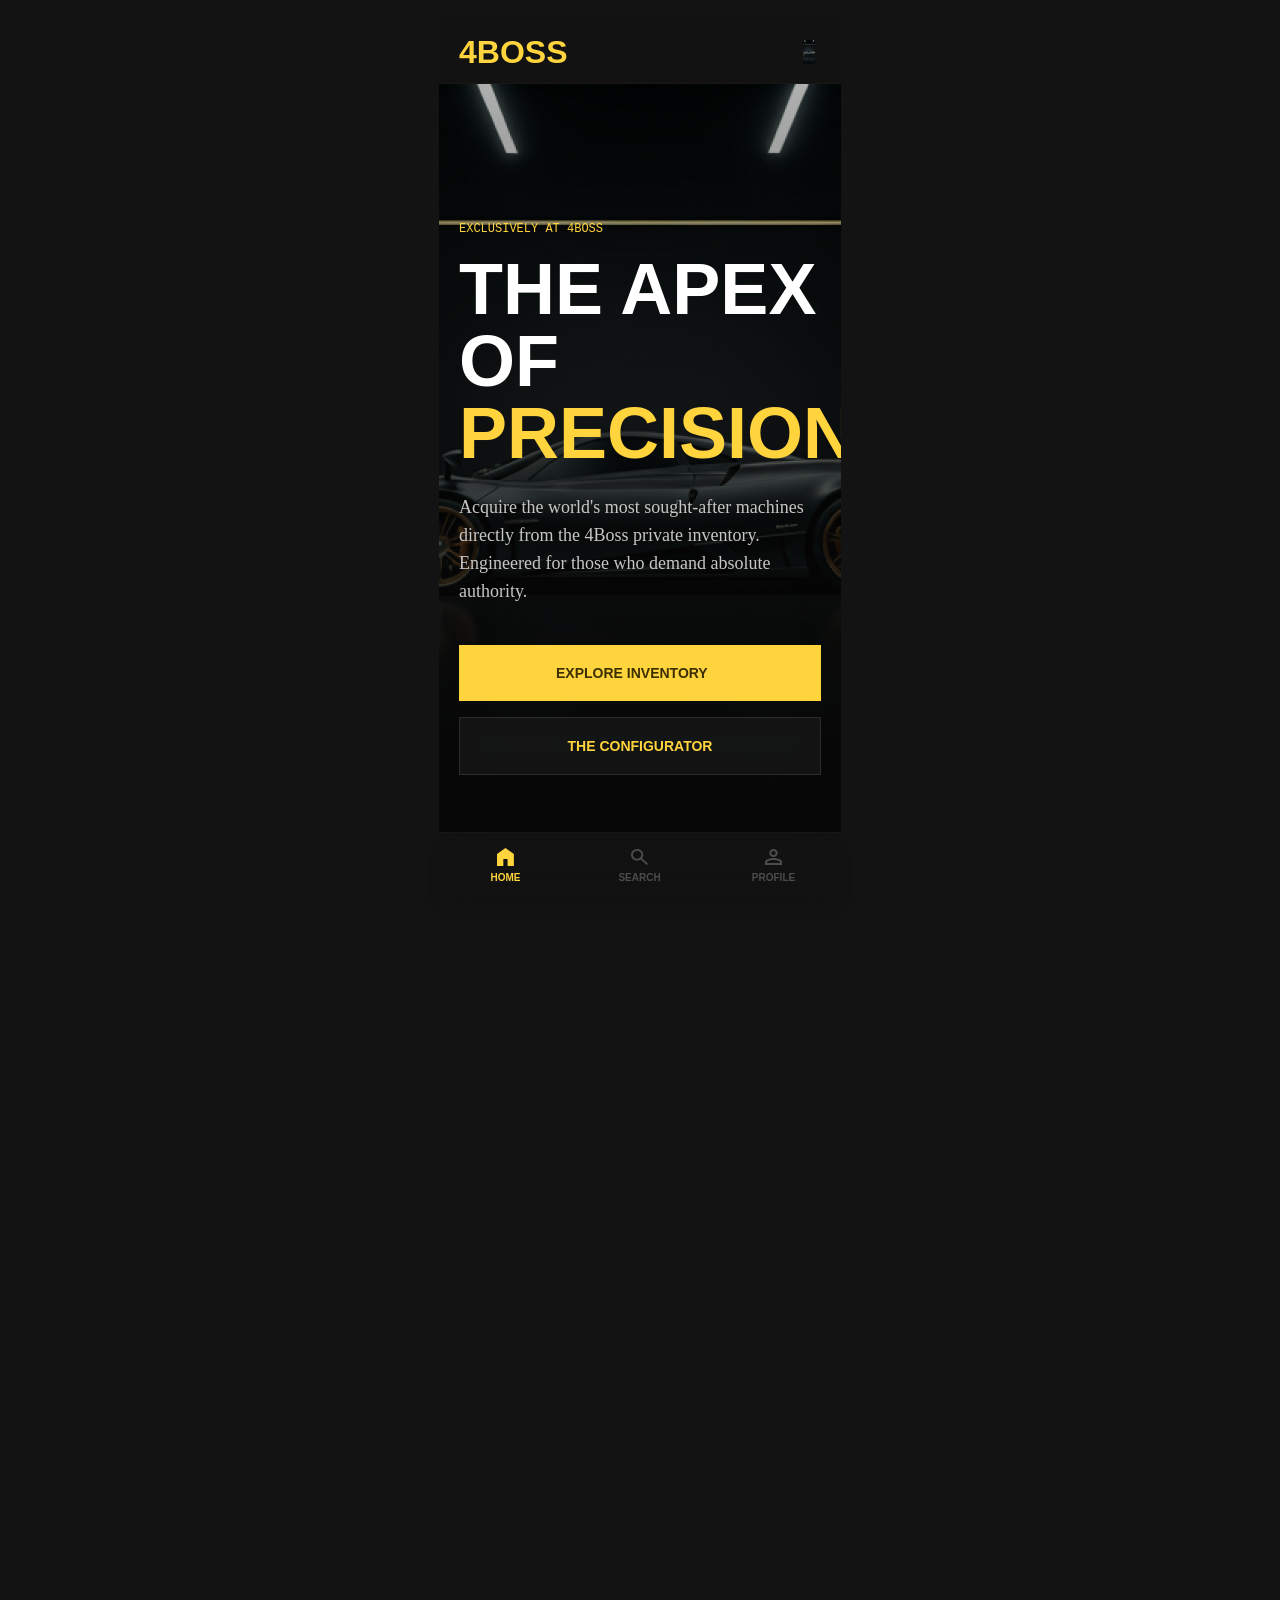
<file: index.html>
<!DOCTYPE html>
<html lang="en">
<head>
    <meta charset="UTF-8">
    <meta name="viewport" content="width=device-width, initial-scale=1.0">
    <title>4BOSS - Luxury Car Concierge</title>
    <link rel="stylesheet" href="style.css">
</head>
<body>
    <div class="container">
        <!-- Header - TopAppBar -->
        <header class="header">
            <div class="header-left">
                <h1 class="logo">4BOSS</h1>
            </div>
            <div class="header-right">
                <img src="assets/hero.png" alt="Menu Icon" class="header-icon">
            </div>
        </header>

        <!-- Main Content -->
        <main class="main">
            <!-- Hero Section -->
            <section class="hero-section">
                <div class="hero-background">
                    <img src="assets/hero.png" alt="Featured Car" class="hero-image">
                    <div class="hero-gradient"></div>
                    <div class="hero-overlay"></div>
                </div>
                <div class="hero-content">
                    <div class="hero-text-container">
                        <p class="hero-label">EXCLUSIVELY AT 4BOSS</p>
                        <h2 class="hero-title">THE APEX<br>OF<br><span class="highlight">PRECISION.</span></h2>
                        <p class="hero-description">Acquire the world's most sought-after machines<br>directly from the 4Boss private inventory.<br>Engineered for those who demand absolute<br>authority.</p>
                        <div class="hero-buttons">
                            <a href="search.html" class="btn btn-primary">EXPLORE INVENTORY</a>
                            <button class="btn btn-secondary">THE CONFIGURATOR</button>
                        </div>
                    </div>
                </div>
            </section>

            <!-- Featured Inventory Section -->
            <section class="featured-section">
                <div class="section-header">
                    <h2 class="section-title">PRIVATE<br>INVENTORY</h2>
                    <p class="section-subtitle">CURATED EXCELLENCE</p>
                </div>
                <div class="cards-container">
                    <!-- Card 1 -->
                    <div class="card">
                        <div class="card-image-wrapper">
                            <img src="assets/card1.png" alt="Chiron Pur Sport" class="card-image">
                            <div class="card-badge badge-in-stock">IN STOCK</div>
                        </div>
                        <div class="card-content">
                            <div class="card-header">
                                <h3 class="card-title">CHIRON PUR<br>SPORT</h3>
                                <span class="card-price">$3,800,000</span>
                            </div>
                            <div class="card-specs">
                                <div class="spec-item">
                                    <svg class="spec-icon" viewBox="0 0 24 24" fill="none"><circle cx="12" cy="12" r="10" stroke="currentColor"/></svg>
                                    <span>1500 HP</span>
                                </div>
                                <div class="spec-item">
                                    <svg class="spec-icon" viewBox="0 0 24 24" fill="none"><circle cx="12" cy="12" r="10" stroke="currentColor"/></svg>
                                    <span>W16 QUAD</span>
                                </div>
                            </div>
                        </div>
                    </div>

                    <!-- Card 2 -->
                    <div class="card">
                        <div class="card-image-wrapper">
                            <img src="assets/card2.png" alt="SF90 Stradale" class="card-image">
                            <div class="card-badge badge-reserved">RESERVED</div>
                        </div>
                        <div class="card-content">
                            <div class="card-header">
                                <h3 class="card-title">SF90 STRADALE</h3>
                                <span class="card-price">$625,000</span>
                            </div>
                            <div class="card-specs">
                                <div class="spec-item">
                                    <svg class="spec-icon" viewBox="0 0 24 24" fill="none"><circle cx="12" cy="12" r="10" stroke="currentColor"/></svg>
                                    <span>HYBRID V8</span>
                                </div>
                                <div class="spec-item">
                                    <svg class="spec-icon" viewBox="0 0 24 24" fill="none"><circle cx="12" cy="12" r="10" stroke="currentColor"/></svg>
                                    <span>2.5s 0-60</span>
                                </div>
                            </div>
                        </div>
                    </div>

                    <!-- Card 3 -->
                    <div class="card">
                        <div class="card-image-wrapper">
                            <img src="assets/card3.png" alt="Jesko Absolut" class="card-image">
                            <div class="card-badge badge-new">NEW ARRIVAL</div>
                        </div>
                        <div class="card-content">
                            <div class="card-header">
                                <h3 class="card-title">JESKO ABSOLUT</h3>
                                <span class="card-price">POA</span>
                            </div>
                            <div class="card-specs">
                                <div class="spec-item">
                                    <svg class="spec-icon" viewBox="0 0 24 24" fill="none"><circle cx="12" cy="12" r="10" stroke="currentColor"/></svg>
                                    <span>330+ MPH</span>
                                </div>
                                <div class="spec-item">
                                    <svg class="spec-icon" viewBox="0 0 24 24" fill="none"><circle cx="12" cy="12" r="10" stroke="currentColor"/></svg>
                                    <span>1390 KG</span>
                                </div>
                            </div>
                        </div>
                    </div>
                </div>
            </section>

            <section class="services-section">
                <div class="services-header">
                    <h2 class="services-title">WHITE GLOVE<br>ECHELON</h2>
                    <p class="services-subtitle">Beyond the sale. 4Boss provides a comprehensive<br>ecosystem for the acquisition, maintenance, and<br>logistics of your automotive legacy.</p>
                </div>
                <div class="services-grid">
                    <div class="service-card">
                        <div class="service-icon">
                            <img src="assets/icon-concierge.svg" alt="Concierge Icon" class="icon">
                        </div>
                        <h3 class="service-title">Elite Concierge</h3>
                        <p class="service-description">24/7 dedicated support for registration,<br>private viewing, and personalized<br>acquisition strategies. Your time is our<br>most valuable asset.</p>
                        <div class="service-footer">
                            <span class="service-link">ACCESS PORTAL</span>
                            <svg class="link-icon" viewBox="0 0 24 24" fill="none"><path d="M5 12h14M12 5l7 7-7 7" stroke="currentColor"/></svg>
                        </div>
                    </div>

                    <div class="service-card service-card-large">
                        <div class="service-icon-top">
                            <img src="assets/icon-logistics-svc.svg" alt="Logistics Icon" class="icon-full">
                        </div>
                        <h3 class="service-title">Secure Global<br>Logistics</h3>
                        <p class="service-description">Climate-controlled, GPS-monitored<br>enclosed transport to any destination on<br>the globe. Fully insured door-to-door<br>delivery.</p>
                        <img src="assets/logistics-bg.png" alt="Logistics Background" class="service-bg-image">
                    </div>

                    <div class="service-card">
                        <div class="service-icon">
                            <img src="assets/icon-inspection.svg" alt="Inspection Icon" class="icon">
                        </div>
                        <h3 class="service-title">300-Point<br>Verification</h3>
                        <p class="service-description">Every vehicle undergoes a rigorous<br>forensic technical inspection by factory-<br>trained specialists using state-of-the-art<br>diagnostic arrays.</p>
                    </div>

                    <!-- Assurance Service -->
                    <div class="service-card service-card-full">
                        <h3 class="service-title-sm">The 4Boss Assurance</h3>
                        <p class="service-description-sm">Legal verification, historical chain of custody<br>documentation, and authenticity certification<br>for every chassis.</p>
                    </div>
                </div>
            </section>

            <section class="cta-section">
                <div class="cta-overlay"></div>
                <div class="cta-content">
                    <h2 class="cta-title">READY TO<br><span class="highlight">ACQUIRE?</span></h2>
                    <p class="cta-description">Connect with our senior acquisition specialists for a<br>confidential consultation or private viewing<br>arrangement.</p>
                    <button class="btn btn-cta">TALK TO A SPECIALIST</button>
                    <div class="cta-locations">
                        <span class="location">EST.<br>2012</span>
                        <span class="dot">•</span>
                        <span class="location">LONDON</span>
                        <span class="dot">•</span>
                        <span class="location">DUBAI</span>
                        <span class="dot">•</span>
                        <span class="location">GENEVA</span>
                    </div>
                </div>
            </section>
        </main>

        <!-- Bottom Navigation Bar -->
        <nav class="bottom-nav">
            <div class="nav-shadow"></div>
            <div class="nav-items">
                <a href="index.html" class="nav-item active">
                    <img src="assets/icon-home.svg" alt="Home" class="nav-icon">
                    <span class="nav-label">HOME</span>
                </a>
                <a href="search.html" class="nav-item">
                    <img src="assets/icon-search.svg" alt="Search" class="nav-icon">
                    <span class="nav-label">SEARCH</span>
                </a>
                <a href="profile.html" class="nav-item">
                    <img src="assets/icon-profile.svg" alt="Profile" class="nav-icon">
                    <span class="nav-label">PROFILE</span>
                </a>
            </div>
        </nav>
    </div>
</body>
</html>
</file>
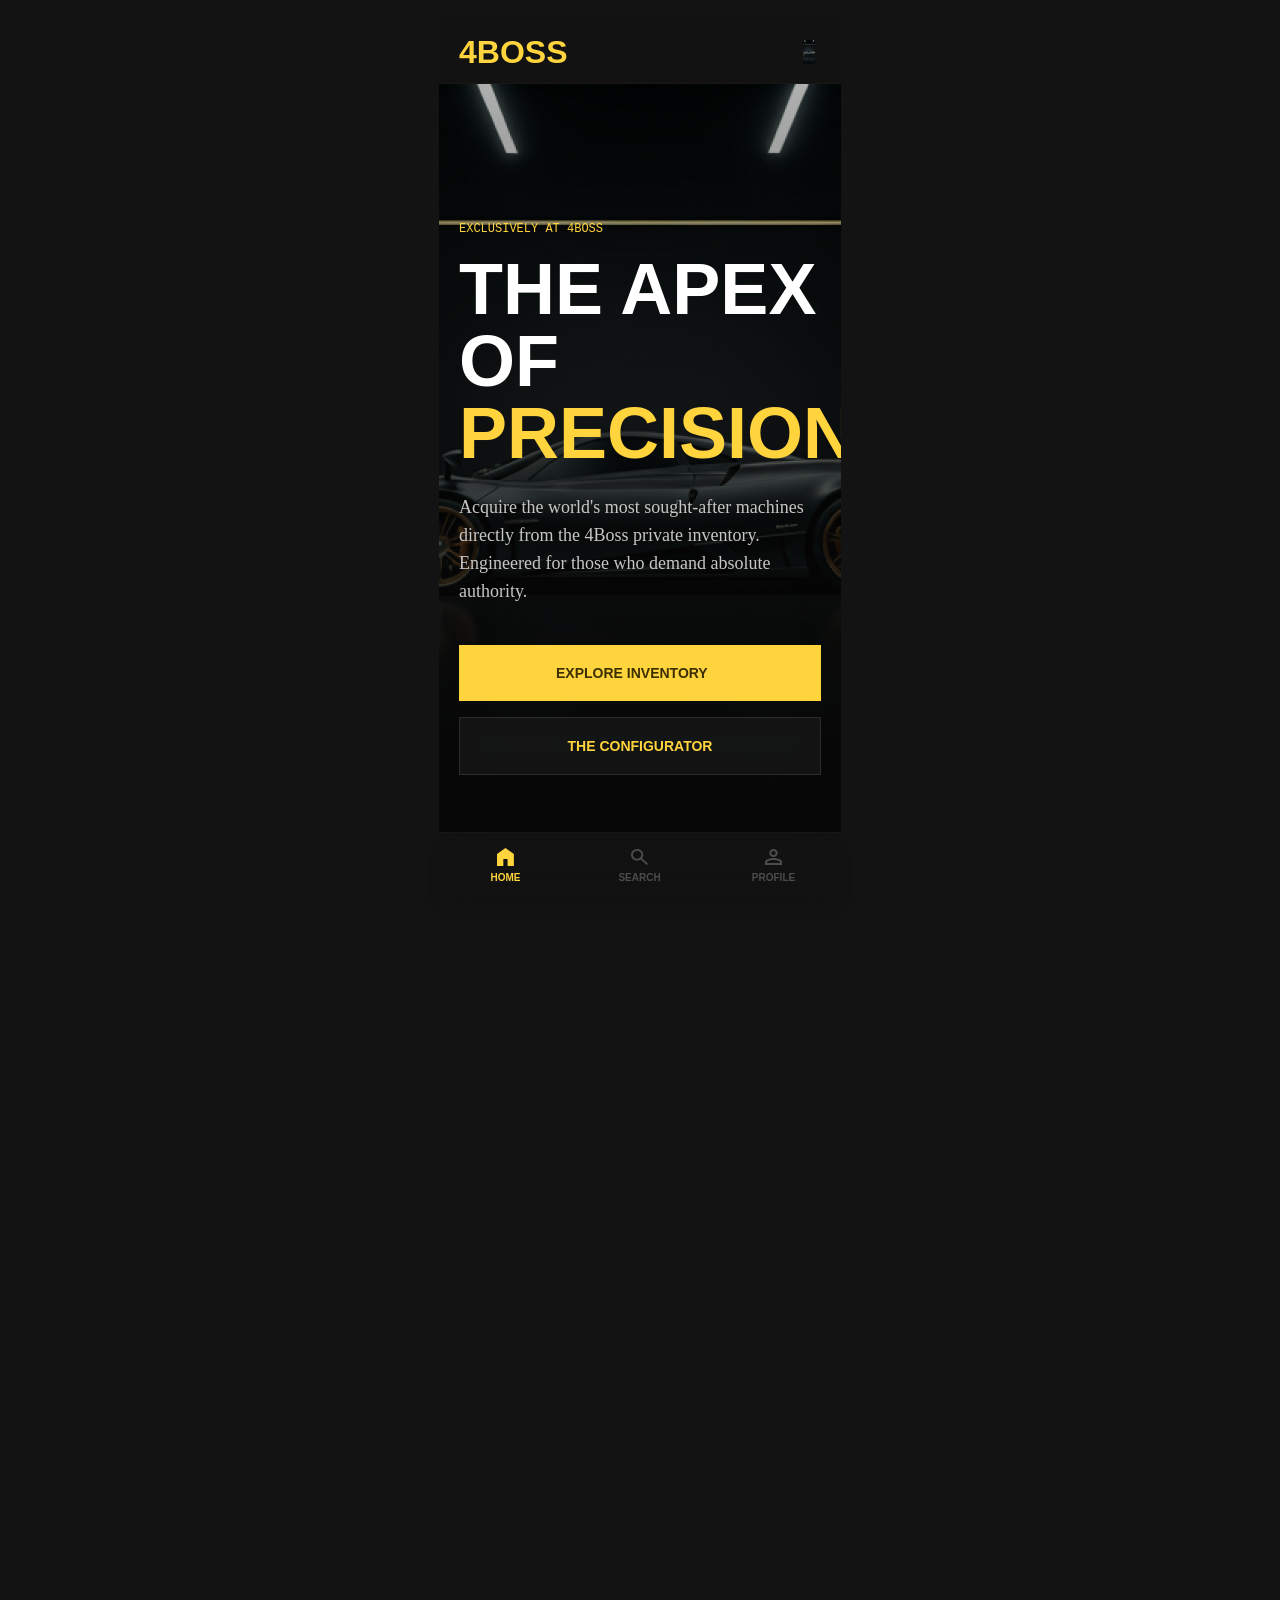
<file: IHC2/index.html>
<!DOCTYPE html>
<html lang="en">
<head>
    <meta charset="UTF-8">
    <meta name="viewport" content="width=device-width, initial-scale=1.0">
    <title>4BOSS - Luxury Car Concierge</title>
    <link rel="stylesheet" href="style.css">
</head>
<body>
    <div class="container">
        <!-- Header - TopAppBar -->
        <header class="header">
            <div class="header-left">
                <h1 class="logo">4BOSS</h1>
            </div>
            <div class="header-right">
                <img src="assets/hero.png" alt="Menu Icon" class="header-icon">
            </div>
        </header>

        <!-- Main Content -->
        <main class="main">
            <!-- Hero Section -->
            <section class="hero-section">
                <div class="hero-background">
                    <img src="assets/hero.png" alt="Featured Car" class="hero-image">
                    <div class="hero-gradient"></div>
                    <div class="hero-overlay"></div>
                </div>
                <div class="hero-content">
                    <div class="hero-text-container">
                        <p class="hero-label">EXCLUSIVELY AT 4BOSS</p>
                        <h2 class="hero-title">THE APEX<br>OF<br><span class="highlight">PRECISION.</span></h2>
                        <p class="hero-description">Acquire the world's most sought-after machines<br>directly from the 4Boss private inventory.<br>Engineered for those who demand absolute<br>authority.</p>
                        <div class="hero-buttons">
                            <a href="search.html" class="btn btn-primary">EXPLORE INVENTORY</a>
                            <button class="btn btn-secondary">THE CONFIGURATOR</button>
                        </div>
                    </div>
                </div>
            </section>

            <!-- Featured Inventory Section -->
            <section class="featured-section">
                <div class="section-header">
                    <h2 class="section-title">PRIVATE<br>INVENTORY</h2>
                    <p class="section-subtitle">CURATED EXCELLENCE</p>
                </div>
                <div class="cards-container">
                    <!-- Card 1 -->
                    <div class="card">
                        <div class="card-image-wrapper">
                            <img src="assets/card1.png" alt="Chiron Pur Sport" class="card-image">
                            <div class="card-badge badge-in-stock">IN STOCK</div>
                        </div>
                        <div class="card-content">
                            <div class="card-header">
                                <h3 class="card-title">CHIRON PUR<br>SPORT</h3>
                                <span class="card-price">$3,800,000</span>
                            </div>
                            <div class="card-specs">
                                <div class="spec-item">
                                    <svg class="spec-icon" viewBox="0 0 24 24" fill="none"><circle cx="12" cy="12" r="10" stroke="currentColor"/></svg>
                                    <span>1500 HP</span>
                                </div>
                                <div class="spec-item">
                                    <svg class="spec-icon" viewBox="0 0 24 24" fill="none"><circle cx="12" cy="12" r="10" stroke="currentColor"/></svg>
                                    <span>W16 QUAD</span>
                                </div>
                            </div>
                        </div>
                    </div>

                    <!-- Card 2 -->
                    <div class="card">
                        <div class="card-image-wrapper">
                            <img src="assets/card2.png" alt="SF90 Stradale" class="card-image">
                            <div class="card-badge badge-reserved">RESERVED</div>
                        </div>
                        <div class="card-content">
                            <div class="card-header">
                                <h3 class="card-title">SF90 STRADALE</h3>
                                <span class="card-price">$625,000</span>
                            </div>
                            <div class="card-specs">
                                <div class="spec-item">
                                    <svg class="spec-icon" viewBox="0 0 24 24" fill="none"><circle cx="12" cy="12" r="10" stroke="currentColor"/></svg>
                                    <span>HYBRID V8</span>
                                </div>
                                <div class="spec-item">
                                    <svg class="spec-icon" viewBox="0 0 24 24" fill="none"><circle cx="12" cy="12" r="10" stroke="currentColor"/></svg>
                                    <span>2.5s 0-60</span>
                                </div>
                            </div>
                        </div>
                    </div>

                    <!-- Card 3 -->
                    <div class="card">
                        <div class="card-image-wrapper">
                            <img src="assets/card3.png" alt="Jesko Absolut" class="card-image">
                            <div class="card-badge badge-new">NEW ARRIVAL</div>
                        </div>
                        <div class="card-content">
                            <div class="card-header">
                                <h3 class="card-title">JESKO ABSOLUT</h3>
                                <span class="card-price">POA</span>
                            </div>
                            <div class="card-specs">
                                <div class="spec-item">
                                    <svg class="spec-icon" viewBox="0 0 24 24" fill="none"><circle cx="12" cy="12" r="10" stroke="currentColor"/></svg>
                                    <span>330+ MPH</span>
                                </div>
                                <div class="spec-item">
                                    <svg class="spec-icon" viewBox="0 0 24 24" fill="none"><circle cx="12" cy="12" r="10" stroke="currentColor"/></svg>
                                    <span>1390 KG</span>
                                </div>
                            </div>
                        </div>
                    </div>
                </div>
            </section>

            <section class="services-section">
                <div class="services-header">
                    <h2 class="services-title">WHITE GLOVE<br>ECHELON</h2>
                    <p class="services-subtitle">Beyond the sale. 4Boss provides a comprehensive<br>ecosystem for the acquisition, maintenance, and<br>logistics of your automotive legacy.</p>
                </div>
                <div class="services-grid">
                    <div class="service-card">
                        <div class="service-icon">
                            <img src="assets/icon-concierge.svg" alt="Concierge Icon" class="icon">
                        </div>
                        <h3 class="service-title">Elite Concierge</h3>
                        <p class="service-description">24/7 dedicated support for registration,<br>private viewing, and personalized<br>acquisition strategies. Your time is our<br>most valuable asset.</p>
                        <div class="service-footer">
                            <span class="service-link">ACCESS PORTAL</span>
                            <svg class="link-icon" viewBox="0 0 24 24" fill="none"><path d="M5 12h14M12 5l7 7-7 7" stroke="currentColor"/></svg>
                        </div>
                    </div>

                    <div class="service-card service-card-large">
                        <div class="service-icon-top">
                            <img src="assets/icon-logistics-svc.svg" alt="Logistics Icon" class="icon-full">
                        </div>
                        <h3 class="service-title">Secure Global<br>Logistics</h3>
                        <p class="service-description">Climate-controlled, GPS-monitored<br>enclosed transport to any destination on<br>the globe. Fully insured door-to-door<br>delivery.</p>
                        <img src="assets/logistics-bg.png" alt="Logistics Background" class="service-bg-image">
                    </div>

                    <div class="service-card">
                        <div class="service-icon">
                            <img src="assets/icon-inspection.svg" alt="Inspection Icon" class="icon">
                        </div>
                        <h3 class="service-title">300-Point<br>Verification</h3>
                        <p class="service-description">Every vehicle undergoes a rigorous<br>forensic technical inspection by factory-<br>trained specialists using state-of-the-art<br>diagnostic arrays.</p>
                    </div>

                    <!-- Assurance Service -->
                    <div class="service-card service-card-full">
                        <h3 class="service-title-sm">The 4Boss Assurance</h3>
                        <p class="service-description-sm">Legal verification, historical chain of custody<br>documentation, and authenticity certification<br>for every chassis.</p>
                    </div>
                </div>
            </section>

            <section class="cta-section">
                <div class="cta-overlay"></div>
                <div class="cta-content">
                    <h2 class="cta-title">READY TO<br><span class="highlight">ACQUIRE?</span></h2>
                    <p class="cta-description">Connect with our senior acquisition specialists for a<br>confidential consultation or private viewing<br>arrangement.</p>
                    <button class="btn btn-cta">TALK TO A SPECIALIST</button>
                    <div class="cta-locations">
                        <span class="location">EST.<br>2012</span>
                        <span class="dot">•</span>
                        <span class="location">LONDON</span>
                        <span class="dot">•</span>
                        <span class="location">DUBAI</span>
                        <span class="dot">•</span>
                        <span class="location">GENEVA</span>
                    </div>
                </div>
            </section>
        </main>

        <!-- Bottom Navigation Bar -->
        <nav class="bottom-nav">
            <div class="nav-shadow"></div>
            <div class="nav-items">
                <a href="index.html" class="nav-item active">
                    <img src="assets/icon-home.svg" alt="Home" class="nav-icon">
                    <span class="nav-label">HOME</span>
                </a>
                <a href="search.html" class="nav-item">
                    <img src="assets/icon-search.svg" alt="Search" class="nav-icon">
                    <span class="nav-label">SEARCH</span>
                </a>
                <a href="profile.html" class="nav-item">
                    <img src="assets/icon-profile.svg" alt="Profile" class="nav-icon">
                    <span class="nav-label">PROFILE</span>
                </a>
            </div>
        </nav>
    </div>
</body>
</html>
</file>
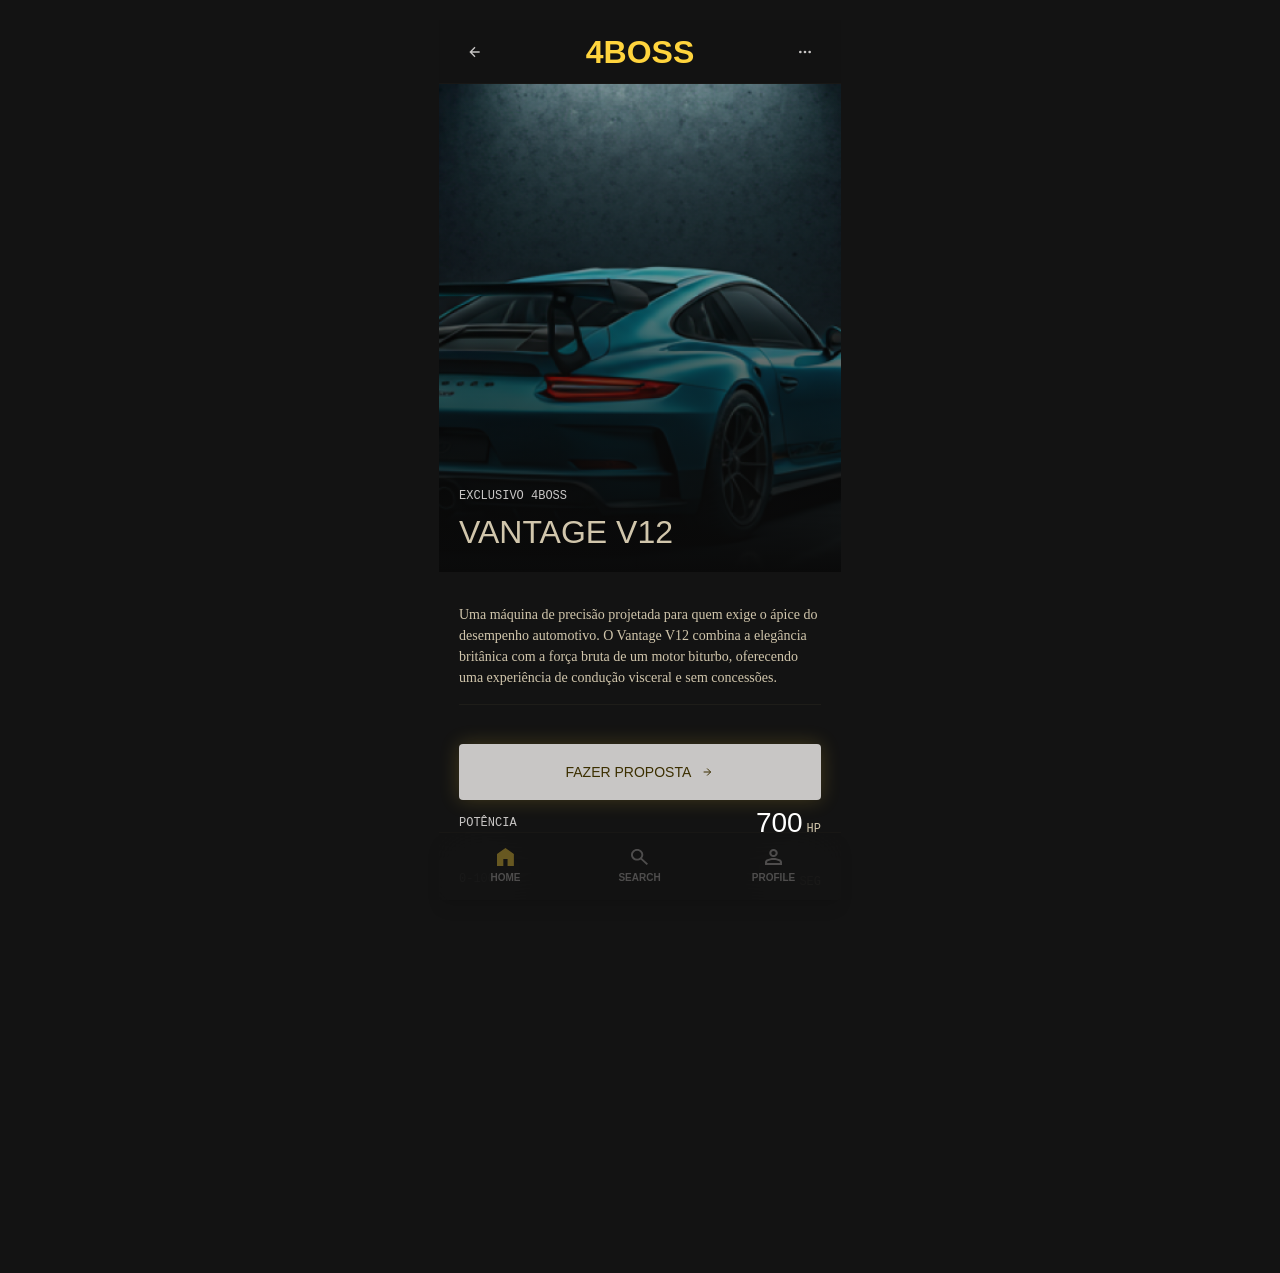
<file: details.html>
<!DOCTYPE html>
<html lang="pt-BR">
<head>
    <meta charset="UTF-8">
    <meta name="viewport" content="width=device-width, initial-scale=1.0">
    <title>4BOSS - Detalhes do Veículo</title>
    <link rel="stylesheet" href="style.css">
</head>
<body>
    <div class="container details-container">
        <header class="header details-header">
            <a href="index.html" class="header-back-btn" aria-label="Go to home">
                <svg class="back-icon" viewBox="0 0 24 24" fill="none" stroke="currentColor" stroke-width="2">
                    <path d="M19 12H5M12 19l-7-7 7-7"/>
                </svg>
            </a>
            <a href="index.html" class="logo-link">
                <h1 class="logo">4BOSS</h1>
            </a>
            <button class="header-menu-btn">
                <svg class="menu-icon" viewBox="0 0 24 24" fill="none" stroke="currentColor" stroke-width="2">
                    <circle cx="12" cy="12" r="1"></circle>
                    <circle cx="19" cy="12" r="1"></circle>
                    <circle cx="5" cy="12" r="1"></circle>
                </svg>
            </button>
        </header>

        <main class="main details-main">
            <section class="details-hero-section">
                <div class="hero-background-image">
                    <img src="assets/card-porsche.png" alt="Aston Martin Vantage V12" class="hero-image">
                    <div class="hero-gradient"></div>
                </div>
                <div class="hero-content-details">
                    <p class="hero-label-details">EXCLUSIVO 4BOSS</p>
                    <h2 class="hero-title-details">VANTAGE V12</h2>
                </div>
            </section>

            <section class="details-description-section">
                <div class="description-wrapper">
                    <p class="description-text">Uma máquina de precisão projetada para quem exige o ápice do desempenho automotivo. O Vantage V12 combina a elegância britânica com a força bruta de um motor biturbo, oferecendo uma experiência de condução visceral e sem concessões.</p>
                    <div class="divider"></div>
                </div>

                <div class="tech-specs-grid">
                    <div class="spec-item">
                        <p class="spec-label">VELOCIDADE</p>
                        <div class="spec-value">
                            <span class="spec-number">322</span>
                            <span class="spec-unit">KM/H</span>
                        </div>
                    </div>
                    <div class="spec-item">
                        <p class="spec-label">POTÊNCIA</p>
                        <div class="spec-value">
                            <span class="spec-number">700</span>
                            <span class="spec-unit">HP</span>
                        </div>
                    </div>
                    <div class="spec-item">
                        <p class="spec-label">0-100</p>
                        <div class="spec-value">
                            <svg class="acceleration-icon" viewBox="0 0 24 24" fill="none" stroke="currentColor" stroke-width="2">
                                <path d="M5 12h14M12 5l7 7-7 7"></path>
                            </svg>
                            <span class="spec-unit">SEG</span>
                        </div>
                    </div>
                </div>

                <div class="detailed-specs-bento">
                    <div class="spec-card">
                        <p class="spec-card-label">Motor</p>
                        <p class="spec-card-value">V12 BITURBO</p>
                    </div>
                    <div class="spec-card">
                        <p class="spec-card-label">Transmissão</p>
                        <p class="spec-card-value">8-SPEED AUTO</p>
                    </div>
                    <div class="spec-card">
                        <p class="spec-card-label">Tração</p>
                        <p class="spec-card-value">TRASEIRA</p>
                    </div>
                    <div class="spec-card">
                        <p class="spec-card-label">Ano</p>
                        <p class="spec-card-value">2024</p>
                    </div>
                </div>
            </section>
        </main>

        <a href="proposal.html" class="fixed-proposal-btn">
            <span class="proposal-text">FAZER PROPOSTA</span>
            <svg class="proposal-icon" viewBox="0 0 24 24" fill="none" stroke="currentColor" stroke-width="2">
                <path d="M5 12h14M12 5l7 7-7 7"></path>
            </svg>
        </a>

        <nav class="bottom-nav">
            <div class="nav-shadow"></div>
            <div class="nav-items">
                <a href="index.html" class="nav-item">
                    <img src="assets/icon-home.svg" alt="Home" class="nav-icon">
                    <span class="nav-label">HOME</span>
                </a>
                <a href="search.html" class="nav-item">
                    <img src="assets/icon-search.svg" alt="Search" class="nav-icon">
                    <span class="nav-label">SEARCH</span>
                </a>
                <a href="profile.html" class="nav-item">
                    <img src="assets/icon-profile.svg" alt="Profile" class="nav-icon">
                    <span class="nav-label">PROFILE</span>
                </a>
            </div>
        </nav>
    </div>
</body>
</html>
</file>
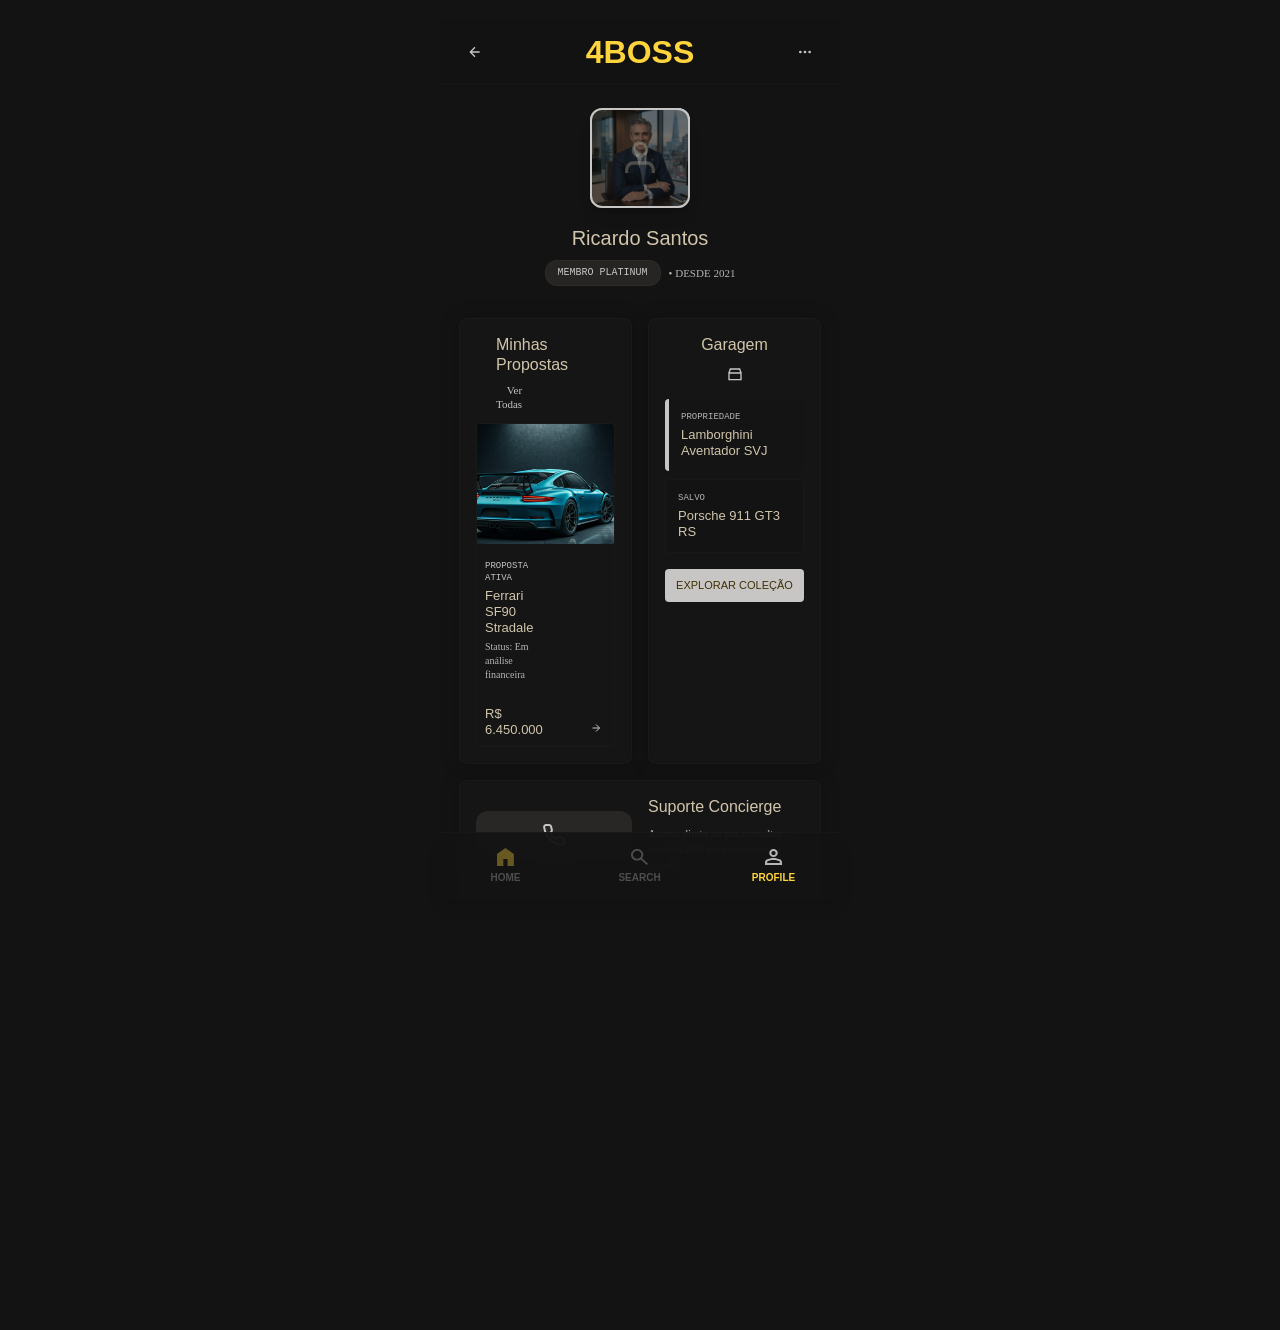
<file: IHC2/profile.html>
<!DOCTYPE html>
<html lang="pt-BR">
<head>
    <meta charset="UTF-8">
    <meta name="viewport" content="width=device-width, initial-scale=1.0">
    <title>4BOSS - Perfil</title>
    <link rel="stylesheet" href="style.css">
</head>
<body>
    <div class="container profile-container">
        <header class="header profile-header">
            <a href="index.html" class="header-back-btn" aria-label="Go to home">
                <svg class="back-icon" viewBox="0 0 24 24" fill="none" stroke="currentColor" stroke-width="2">
                    <path d="M19 12H5M12 19l-7-7 7-7"/>
                </svg>
            </a>
            <a href="index.html" class="logo-link">
                <h1 class="logo">4BOSS</h1>
            </a>
            <button class="header-menu-btn">
                <svg class="menu-icon" viewBox="0 0 24 24" fill="none" stroke="currentColor" stroke-width="2">
                    <circle cx="12" cy="12" r="1"></circle>
                    <circle cx="19" cy="12" r="1"></circle>
                    <circle cx="5" cy="12" r="1"></circle>
                </svg>
            </button>
        </header>

        <main class="main profile-main">
            <section class="profile-header-section">
                <div class="profile-avatar-wrapper">
                    <div class="profile-avatar-overlay">
                        <img src="assets/profile-avatar.png" alt="Ricardo Santos" class="profile-avatar">
                    </div>
                    <div class="profile-avatar-border">
                        <svg class="profile-avatar-icon" viewBox="0 0 24 24" fill="none" stroke="currentColor" stroke-width="2">
                            <path d="M20 21v-2a4 4 0 0 0-4-4H8a4 4 0 0 0-4 4v2"></path>
                            <circle cx="12" cy="7" r="4"></circle>
                        </svg>
                    </div>
                </div>
                <div class="profile-info">
                    <h2 class="profile-name">Ricardo Santos</h2>
                    <div class="profile-badges">
                        <span class="profile-badge-platinum">MEMBRO PLATINUM</span>
                        <span class="profile-since">• DESDE 2021</span>
                    </div>
                </div>
            </section>

            <section class="profile-bento-grid">
                <section class="profile-section minhas-propostas-section">
                    <div class="section-header">
                        <h3 class="section-title">Minhas<br>Propostas</h3>
                        <p class="section-link">Ver<br>todas</p>
                    </div>
                    
                    <div class="offer-item">
                        <div class="offer-car-image">
                            <img src="assets/card-porsche.png" alt="Ferrari SF90 Stradale" class="offer-car">
                        </div>
                        <div class="offer-details">
                            <span class="offer-status">PROPOSTA<br>ATIVA</span>
                            <h4 class="offer-title">Ferrari<br>SF90<br>Stradale</h4>
                            <p class="offer-analysis">Status: Em<br>análise<br>financeira</p>
                        </div>
                        <div class="offer-price-action">
                            <div class="offer-price">
                                <span class="price-value">R$<br>6.450.000</span>
                            </div>
                            <button class="offer-action-btn">
                                <svg class="action-icon" viewBox="0 0 24 24" fill="none" stroke="currentColor" stroke-width="2">
                                    <path d="M5 12h14M12 5l7 7-7 7"/>
                                </svg>
                            </button>
                        </div>
                    </div>
                </section>

                <section class="profile-section garagem-section">
                    <div class="section-header garagem-header">
                        <h3 class="section-title">Garagem</h3>
                        <button class="garagem-icon-btn">
                            <svg class="garagem-icon" viewBox="0 0 24 24" fill="none" stroke="currentColor" stroke-width="2">
                                <path d="M3 9h18v10H3z"></path>
                                <path d="M3 9L5 3h14l2 6"></path>
                            </svg>
                        </button>
                    </div>

                    <div class="garagem-items">
                        <div class="garagem-item propriedade">
                            <p class="garagem-label">PROPRIEDADE</p>
                            <h4 class="garagem-title">Lamborghini Aventador SVJ</h4>
                        </div>
                        <div class="garagem-item salvo">
                            <p class="garagem-label">SALVO</p>
                            <h4 class="garagem-title">Porsche 911 GT3 RS</h4>
                        </div>
                    </div>

                    <button class="explore-collection-btn">EXPLORAR COLEÇÃO</button>
                </section>

                <!-- Section - Suporte Concierge -->
                <section class="profile-section concierge-section">
                    <div class="concierge-icon-wrapper">
                        <svg class="concierge-icon" viewBox="0 0 24 24" fill="none" stroke="currentColor" stroke-width="2">
                            <path d="M22 16.92v3a2 2 0 0 1-2.18 2 19.79 19.79 0 0 1-8.63-3.07 19.5 19.5 0 0 1-6-6 19.79 19.79 0 0 1-3.07-8.67A2 2 0 0 1 4.11 2h3a2 2 0 0 1 2 1.72 12.84 12.84 0 0 0 .7 2.81 2 2 0 0 1-.45 2.11L8.09 9.91a16 16 0 0 0 6 6l1.27-1.27a2 2 0 0 1 2.11-.45 12.84 12.84 0 0 0 2.81.7A2 2 0 0 1 22 16.92z"></path>
                        </svg>
                    </div>
                    <div class="concierge-content">
                        <h3 class="concierge-title">Suporte Concierge</h3>
                        <p class="concierge-description">Acesso direto ao seu consultor privado 24/7 para aquisições e logística.</p>
                    </div>
                    <button class="concierge-button">FALAR COM CONSULTOR<svg class="button-icon" viewBox="0 0 24 24" fill="none" stroke="currentColor" stroke-width="2"><path d="M5 12h14M12 5l7 7-7 7"/></svg></button>
                </section>

                <section class="profile-section settings-section">
                    <h3 class="section-title settings-title">Configurações</h3>
                    
                    <div class="settings-items">
                        <div class="settings-item">
                            <div class="settings-item-left">
                                <svg class="settings-icon" viewBox="0 0 24 24" fill="none" stroke="currentColor" stroke-width="2">
                                    <path d="M20 21v-2a4 4 0 0 0-4-4H8a4 4 0 0 0-4 4v2"></path>
                                    <circle cx="12" cy="7" r="4"></circle>
                                </svg>
                                <span class="settings-label">Dados Pessoais</span>
                            </div>
                            <svg class="settings-chevron" viewBox="0 0 24 24" fill="none" stroke="currentColor" stroke-width="2">
                                <path d="M9 18l6-6-6-6"/>
                            </svg>
                        </div>

                        <div class="settings-item">
                            <div class="settings-item-left">
                                <svg class="settings-icon" viewBox="0 0 24 24" fill="none" stroke="currentColor" stroke-width="2">
                                    <rect x="3" y="11" width="18" height="11" rx="2" ry="2"></rect>
                                    <path d="M7 11V7a5 5 0 0 1 10 0v4"></path>
                                </svg>
                                <span class="settings-label">Segurança & Privacidade</span>
                            </div>
                            <svg class="settings-chevron" viewBox="0 0 24 24" fill="none" stroke="currentColor" stroke-width="2">
                                <path d="M9 18l6-6-6-6"/>
                            </svg>
                        </div>

                        <div class="settings-item">
                            <div class="settings-item-left">
                                <svg class="settings-icon" viewBox="0 0 24 24" fill="none" stroke="currentColor" stroke-width="2">
                                    <path d="M18 8A6 6 0 0 0 6 8c0 7-3 9-3 9h18s-3-2-3-9"></path>
                                    <path d="M13.73 21a2 2 0 0 1-3.46 0"></path>
                                </svg>
                                <span class="settings-label">Notificações Push</span>
                            </div>
                            <svg class="settings-chevron" viewBox="0 0 24 24" fill="none" stroke="currentColor" stroke-width="2">
                                <path d="M9 18l6-6-6-6"/>
                            </svg>
                        </div>

                        <button class="logout-button">LOGOUT DA CONTA</button>
                    </div>
                </section>
            </section>
        </main>

        <nav class="bottom-nav">
            <div class="nav-shadow"></div>
            <div class="nav-items">
                <a href="index.html" class="nav-item">
                    <img src="assets/icon-home.svg" alt="Home" class="nav-icon">
                    <span class="nav-label">Home</span>
                </a>
                <a href="search.html" class="nav-item">
                    <img src="assets/icon-search.svg" alt="Search" class="nav-icon">
                    <span class="nav-label">Search</span>
                </a>
                <a href="profile.html" class="nav-item active-profile">
                    <img src="assets/icon-profile.svg" alt="Profile" class="nav-icon">
                    <span class="nav-label">Profile</span>
                </a>
            </div>
        </nav>
    </div>
</body>
</html>
</file>
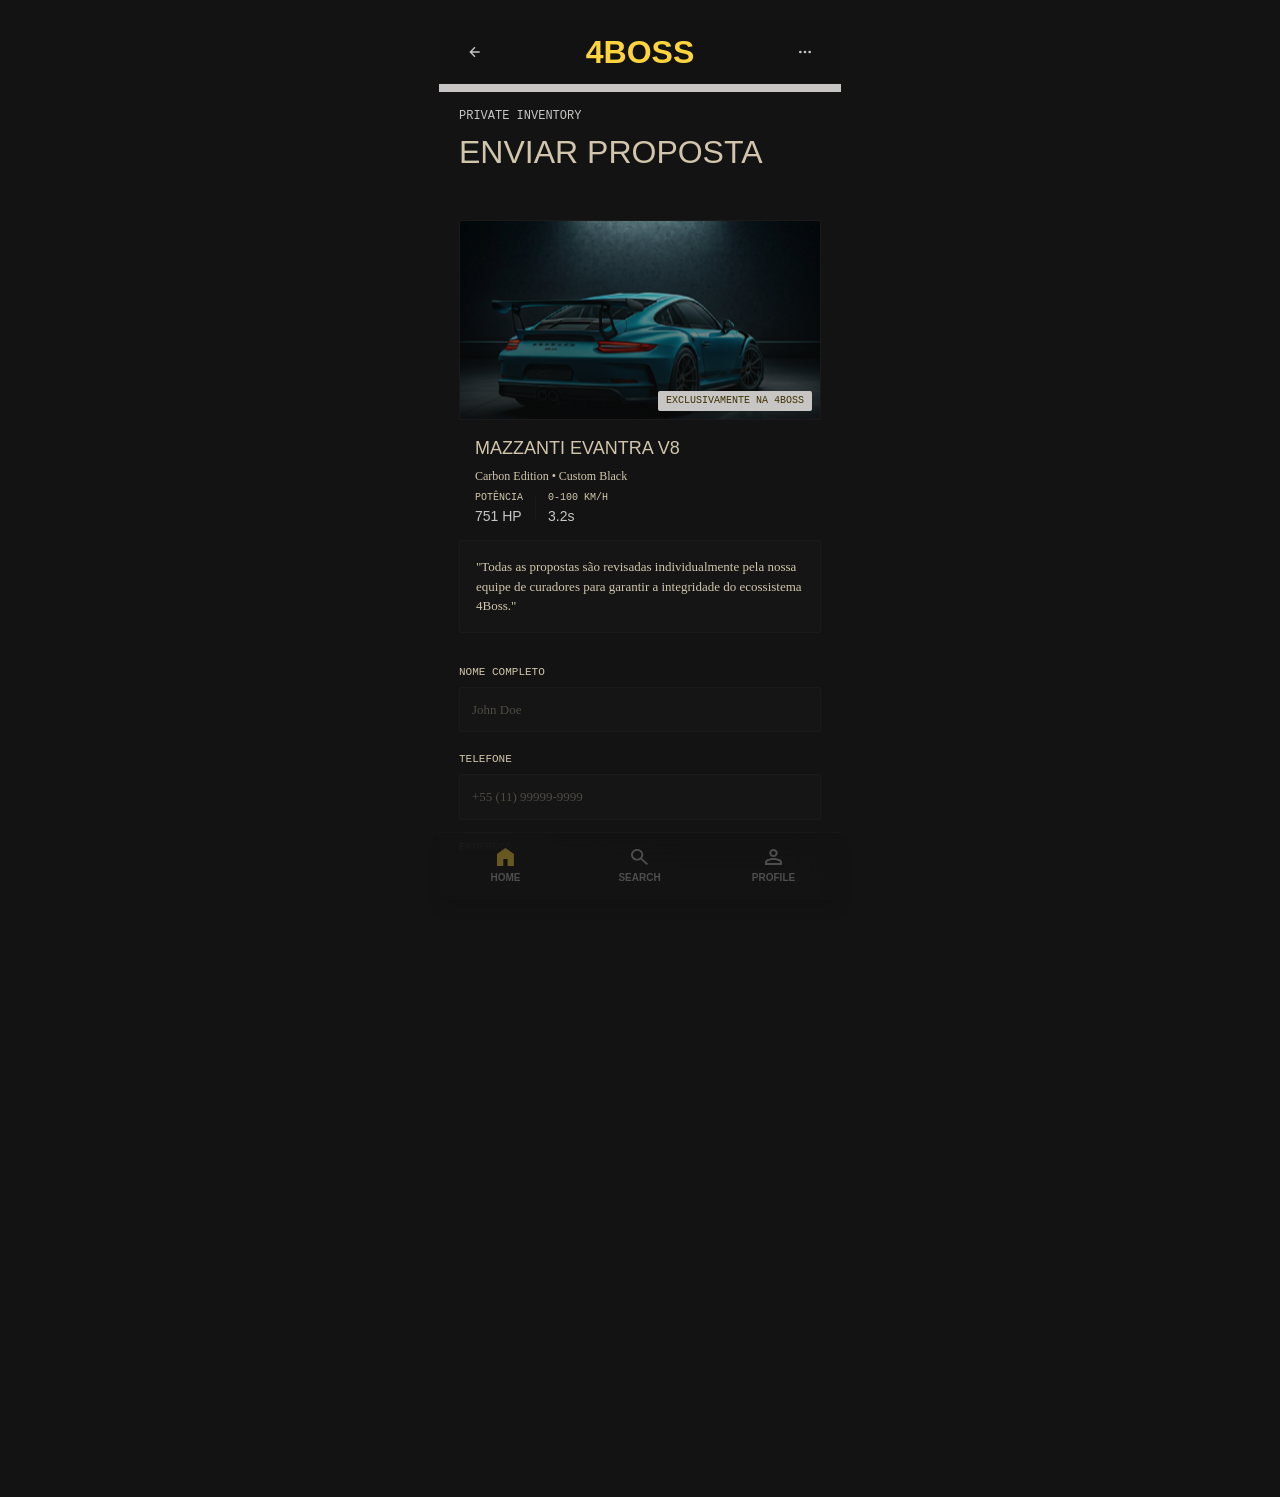
<file: IHC2/proposal.html>
<!DOCTYPE html>
<html lang="pt-BR">
<head>
    <meta charset="UTF-8">
    <meta name="viewport" content="width=device-width, initial-scale=1.0">
    <title>4BOSS - Enviar Proposta</title>
    <link rel="stylesheet" href="style.css">
</head>
<body>
    <div class="container proposal-container">
        <!-- Header - TopAppBar -->
        <header class="header proposal-header">
            <a href="index.html" class="header-back-btn" aria-label="Go to home">
                <svg class="back-icon" viewBox="0 0 24 24" fill="none" stroke="currentColor" stroke-width="2">
                    <path d="M19 12H5M12 19l-7-7 7-7"/>
                </svg>
            </a>
            <a href="index.html" class="logo-link">
                <h1 class="logo">4BOSS</h1>
            </a>
            <button class="header-menu-btn">
                <svg class="menu-icon" viewBox="0 0 24 24" fill="none" stroke="currentColor" stroke-width="2">
                    <circle cx="12" cy="12" r="1"></circle>
                    <circle cx="19" cy="12" r="1"></circle>
                    <circle cx="5" cy="12" r="1"></circle>
                </svg>
            </button>
        </header>

        <!-- Main Content -->
        <main class="main proposal-main">
            <!-- Page Context Header -->
            <section class="page-context-header">
                <div class="context-label">PRIVATE INVENTORY</div>
                <h2 class="context-title">Enviar Proposta</h2>
                <div class="context-background"></div>
            </section>

            <!-- Container -->
            <div class="proposal-content-wrapper">
                <!-- Vehicle Mini Card (Contextual) -->
                <section class="vehicle-mini-card">
                    <div class="vehicle-card-background">
                        <div class="vehicle-image-wrapper">
                            <img src="assets/card-porsche.png" alt="Mazzanti Evantra V8" class="vehicle-image">
                        </div>
                        <div class="vehicle-gradient"></div>
                        <div class="vehicle-badge-wrapper">
                            <div class="vehicle-badge">EXCLUSIVAMENTE NA 4BOSS</div>
                        </div>
                    </div>
                    <div class="vehicle-info">
                        <h3 class="vehicle-title">Mazzanti Evantra V8</h3>
                        <p class="vehicle-subtitle">Carbon Edition • Custom Black</p>
                        <div class="vehicle-specs">
                            <div class="vehicle-spec-item">
                                <span class="vehicle-spec-label">POTÊNCIA</span>
                                <span class="vehicle-spec-value">751 HP</span>
                            </div>
                            <div class="vehicle-spec-divider"></div>
                            <div class="vehicle-spec-item">
                                <span class="vehicle-spec-label">0-100 KM/H</span>
                                <span class="vehicle-spec-value">3.2s</span>
                            </div>
                        </div>
                    </div>
                    <div class="vehicle-quote">
                        <p class="quote-text">"Todas as propostas são revisadas individualmente pela nossa equipe de curadores para garantir a integridade do ecossistema 4Boss."</p>
                    </div>
                </section>

                <!-- Proposal Form -->
                <section class="proposal-form-section">
                    <form class="proposal-form" id="proposalForm">
                        <!-- Full Name Field -->
                        <div class="form-group">
                            <label for="fullName" class="form-label">NOME COMPLETO</label>
                            <input type="text" id="fullName" class="form-input" placeholder="John Doe" required>
                        </div>

                        <!-- Telephone Field -->
                        <div class="form-group">
                            <label for="telephone" class="form-label">TELEFONE</label>
                            <input type="tel" id="telephone" class="form-input" placeholder="+55 (11) 99999-9999" required>
                        </div>

                        <!-- Address Field -->
                        <div class="form-group">
                            <label for="address" class="form-label">ENDEREÇO</label>
                            <input type="text" id="address" class="form-input" placeholder="Av. Europa, 450 - São Paulo, SP" required>
                        </div>

                        <!-- Email Field -->
                        <div class="form-group">
                            <label for="email" class="form-label">E-MAIL CORPORATIVO</label>
                            <input type="email" id="email" class="form-input" placeholder="contato@empresa.com" required>
                        </div>

                        <!-- Proposal Text Area -->
                        <div class="form-group textarea-group">
                            <label for="proposalText" class="form-label">SUA PROPOSTA</label>
                            <textarea id="proposalText" class="form-textarea" placeholder="Descreva os termos da sua oferta, condições de pagamento ou solicitações de personalização..." required></textarea>
                        </div>

                        <!-- Terms Checkbox -->
                        <div class="form-group checkbox-group">
                            <input type="checkbox" id="termsCheckbox" class="form-checkbox" required>
                            <label for="termsCheckbox" class="checkbox-label">Confirmo que as informações acima são verdadeiras e que possuo fundos verificáveis para a aquisição deste veículo conforme as diretrizes da 4Boss.</label>
                        </div>

                        <!-- Submit Button -->
                        <button type="submit" class="submit-button">
                            <span class="submit-text">ENVIAR PROPOSTA</span>
                            <svg class="submit-icon" viewBox="0 0 24 24" fill="none" stroke="currentColor" stroke-width="2">
                                <path d="M5 12h14M12 5l7 7-7 7"/>
                            </svg>
                        </button>
                    </form>
                </section>
            </div>
        </main>

        <!-- Success Overlay (Hidden by default) -->
        <div class="success-overlay" id="successOverlay">
            <div class="success-content">
                <div class="success-icon-wrapper">
                    <div class="success-circle-check">
                        <svg class="success-checkmark" viewBox="0 0 24 24" fill="none" stroke="currentColor" stroke-width="2">
                            <polyline points="20 6 9 17 4 12"></polyline>
                        </svg>
                    </div>
                    <div class="success-outer-ring"></div>
                </div>
                <div class="success-message-wrapper">
                    <h3 class="success-heading">PROPOSTA ENVIADA COM SUCESSO</h3>
                    <p class="success-text">Sua oferta foi registrada em nosso sistema privado. Um de nossos especialistas entrará em contato via e-mail corporativo em até 24 horas.</p>
                </div>
                <button class="success-button" id="returnButton">VOLTAR AO INVENTÁRIO</button>
            </div>
        </div>

        <!-- Bottom Navigation Bar -->
        <nav class="bottom-nav">
            <div class="nav-shadow"></div>
            <div class="nav-items">
                <a href="index.html" class="nav-item">
                    <img src="assets/icon-home.svg" alt="Home" class="nav-icon">
                    <span class="nav-label">Home</span>
                </a>
                <a href="search.html" class="nav-item">
                    <img src="assets/icon-search.svg" alt="Search" class="nav-icon">
                    <span class="nav-label">Search</span>
                </a>
                <a href="profile.html" class="nav-item">
                    <img src="assets/icon-profile.svg" alt="Profile" class="nav-icon">
                    <span class="nav-label">Profile</span>
                </a>
            </div>
        </nav>
    </div>

    <script>
        const proposalForm = document.getElementById('proposalForm');
        const successOverlay = document.getElementById('successOverlay');
        const returnButton = document.getElementById('returnButton');

        proposalForm.addEventListener('submit', function(e) {
            e.preventDefault();
            // Show success overlay
            successOverlay.classList.add('show');
        });

        proposalForm.addEventListener('submit', function(e) {
            e.preventDefault();
            window.location.href = 'proposalsent.html';
        });

        returnButton.addEventListener('click', function() {
            window.location.href = 'index.html';
        });
    </script>
</body>
</html>
</file>
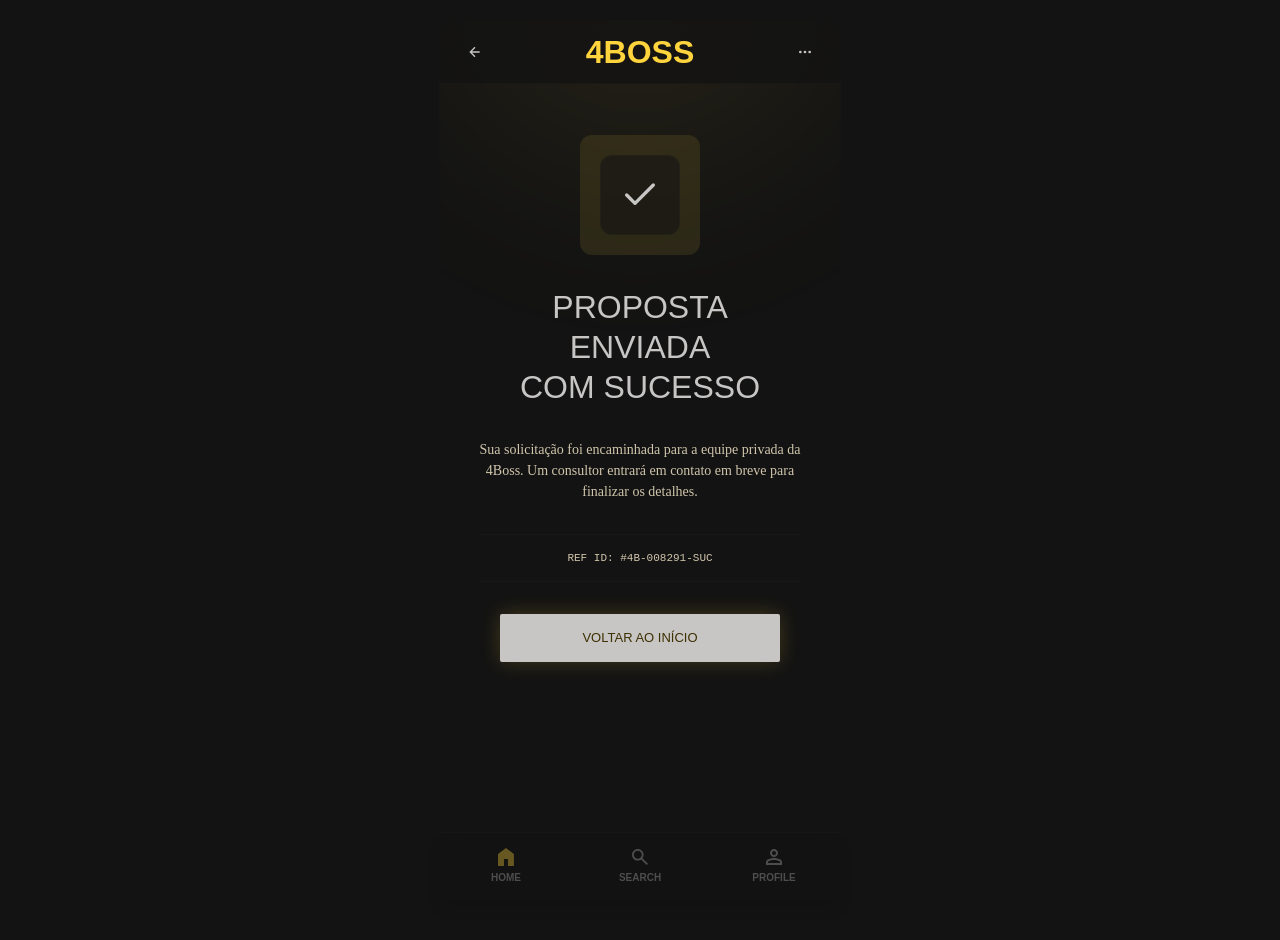
<file: IHC2/proposalsent.html>
<!DOCTYPE html>
<html lang="pt-BR">
<head>
    <meta charset="UTF-8">
    <meta name="viewport" content="width=device-width, initial-scale=1.0">
    <title>4BOSS - Proposta Enviada com Sucesso</title>
    <link rel="stylesheet" href="style.css">
</head>
<body>
    <div class="container proposalsent-container">
        <header class="header proposalsent-header">
            <a href="index.html" class="header-back-btn" aria-label="Go to home">
                <svg class="back-icon" viewBox="0 0 24 24" fill="none" stroke="currentColor" stroke-width="2">
                    <path d="M19 12H5M12 19l-7-7 7-7"/>
                </svg>
            </a>
            <a href="index.html" class="logo-link">
                <h1 class="logo">4BOSS</h1>
            </a>
            <button class="header-menu-btn">
                <svg class="menu-icon" viewBox="0 0 24 24" fill="none" stroke="currentColor" stroke-width="2">
                    <circle cx="12" cy="12" r="1"></circle>
                    <circle cx="19" cy="12" r="1"></circle>
                    <circle cx="5" cy="12" r="1"></circle>
                </svg>
            </button>
        </header>

        <main class="main proposalsent-main">
            <div class="atmospheric-glow"></div>
            
            <div class="proposalsent-content">
                <div class="success-icon-animation">
                    <div class="success-icon-overlay"></div>
                    <div class="success-icon-background">
                        <svg class="success-checkmark-icon" viewBox="0 0 24 24" fill="none" stroke="currentColor" stroke-width="2">
                            <polyline points="20 6 9 17 4 12"></polyline>
                        </svg>
                    </div>
                </div>

                <div class="confirmation-text-wrapper">
                    <h1 class="confirmation-heading">PROPOSTA ENVIADA<br>COM SUCESSO</h1>
                </div>

                <div class="confirmation-description">
                    <p class="description-text">Sua solicitação foi encaminhada para a equipe privada da 4Boss. Um consultor entrará em contato em breve para finalizar os detalhes.</p>
                </div>

                <div class="metadata-detail">
                    <p class="ref-id">REF ID: #4B-008291-SUC</p>
                </div>

                <button class="primary-action-button" onclick="window.location.href='index.html'">
                    VOLTAR AO INÍCIO
                </button>
            </div>
        </main>

        <!-- Bottom Navigation Bar -->
        <nav class="bottom-nav">
            <div class="nav-shadow"></div>
            <div class="nav-items">
                <a href="index.html" class="nav-item">
                    <img src="assets/icon-home.svg" alt="Home" class="nav-icon">
                    <span class="nav-label">HOME</span>
                </a>
                <a href="search.html" class="nav-item">
                    <img src="assets/icon-search.svg" alt="Search" class="nav-icon">
                    <span class="nav-label">SEARCH</span>
                </a>
                <a href="profile.html" class="nav-item">
                    <img src="assets/icon-profile.svg" alt="Profile" class="nav-icon">
                    <span class="nav-label">PROFILE</span>
                </a>
            </div>
        </nav>
    </div>
</body>
</html>
</file>
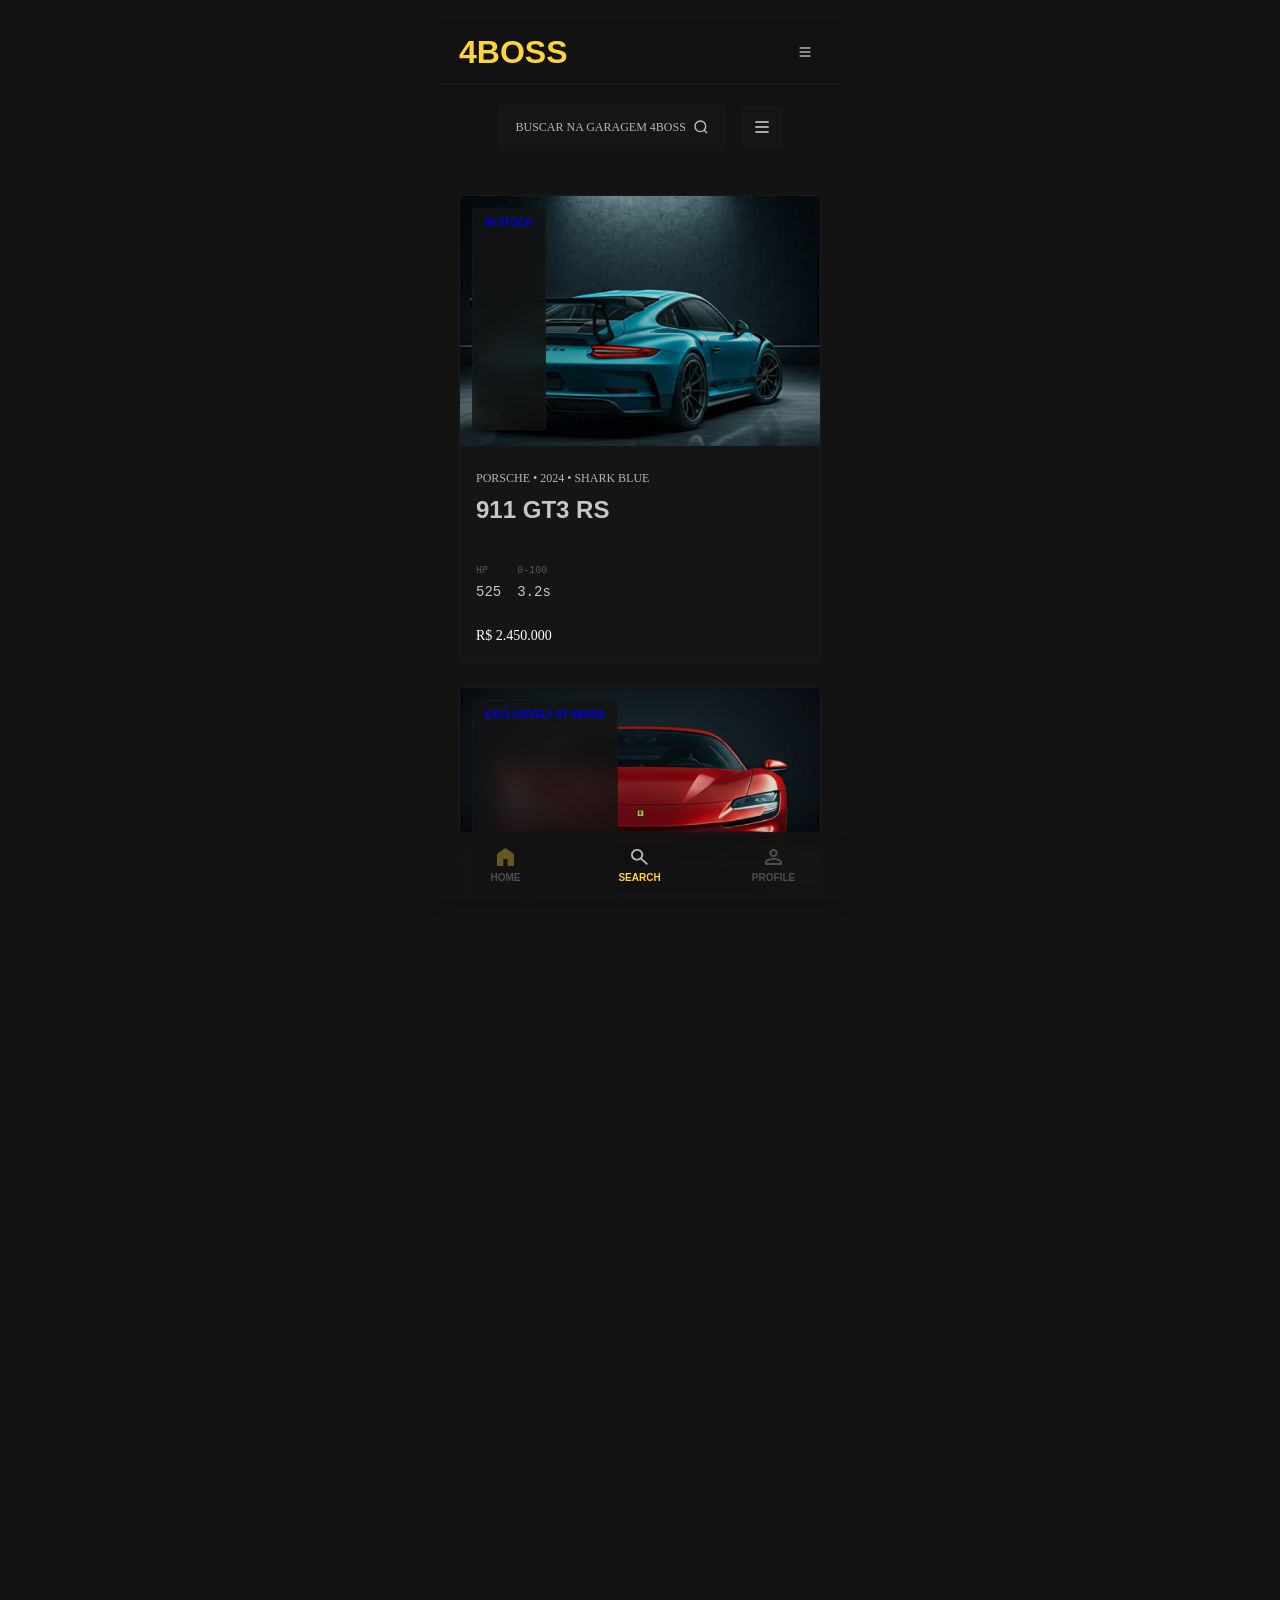
<file: IHC2/search.html>
<!DOCTYPE html>
<html lang="pt-BR">
<head>
    <meta charset="UTF-8">
    <meta name="viewport" content="width=device-width, initial-scale=1.0">
    <title>4BOSS - Buscar Superesportivos</title>
    <link rel="stylesheet" href="style.css">
</head>
<body>
    <div class="container search-container">
        <!-- Header - TopAppBar -->
        <header class="header">
            <div class="header-left">
                <a href="index.html" class="logo-link">
                    <h1 class="logo">4BOSS</h1>
                </a>
            </div>
            <div class="header-right">
                <button class="header-menu-btn" id="filterToggle" aria-label="Open filters">
                    <svg class="menu-icon" viewBox="0 0 24 24" fill="none" stroke="currentColor" stroke-width="2">
                        <line x1="4" y1="6" x2="20" y2="6"></line>
                        <line x1="4" y1="12" x2="20" y2="12"></line>
                        <line x1="4" y1="18" x2="20" y2="18"></line>
                    </svg>
                </button>
            </div>
        </header>

        <main class="main search-main">
            <section class="search-section">
                <div class="search-input-wrapper">
                    <input type="text" class="search-input" placeholder="BUSCAR NA GARAGEM 4BOSS...">
                    <svg class="search-icon" viewBox="0 0 24 24" fill="none" stroke="currentColor" stroke-width="2">
                        <circle cx="11" cy="11" r="8"></circle>
                        <path d="m21 21-4.35-4.35"></path>
                    </svg>
                </div>
                <button class="filter-button" id="filterButton" type="button" aria-label="Open filters">
                    <svg class="filter-icon" viewBox="0 0 24 24" fill="none" stroke="currentColor" stroke-width="2">
                        <line x1="4" y1="6" x2="20" y2="6"></line>
                        <line x1="4" y1="12" x2="20" y2="12"></line>
                        <line x1="4" y1="18" x2="20" y2="18"></line>
                    </svg>
                </button>
            </section>

            <section class="inventory-grid">
                <a href="details.html" class="car-card">
                    <div class="card-image-container">
                        <img src="assets/card-porsche.png" alt="Porsche 911 GT3 RS" class="card-car-image">
                        <div class="card-gradient"></div>
                        <div class="card-badge in-stock">IN STOCK</div>
                    </div>
                    <div class="card-details">
                        <p class="card-specs">PORSCHE • 2024 • SHARK BLUE</p>
                        <h3 class="card-model">911 GT3 RS</h3>
                        <div class="card-divider"></div>
                        <div class="card-performance">
                            <div class="perf-item">
                                <span class="perf-label">HP</span>
                                <span class="perf-value">525</span>
                            </div>
                            <div class="perf-item">
                                <span class="perf-label">0-100</span>
                                <span class="perf-value">3.2s</span>
                            </div>
                        </div>
                        <p class="card-price">R$ 2.450.000</p>
                    </div>
                </a>

                <a href="details.html" class="car-card">
                    <div class="card-image-container">
                        <img src="assets/card-ferrari.png" alt="Ferrari SF90 Stradale" class="card-car-image">
                        <div class="card-gradient"></div>
                        <div class="card-badge exclusive">EXCLUSIVELY AT 4BOSS</div>
                    </div>
                    <div class="card-details">
                        <p class="card-specs">FERRARI • 2023 • ROSSO CORSA</p>
                        <h3 class="card-model">SF90 STRADALE</h3>
                        <div class="card-divider"></div>
                        <div class="card-performance">
                            <div class="perf-item">
                                <span class="perf-label">HP</span>
                                <span class="perf-value">1000</span>
                            </div>
                            <div class="perf-item">
                                <span class="perf-label">0-100</span>
                                <span class="perf-value">2.5s</span>
                            </div>
                        </div>
                        <p class="card-price">R$ 4.890.000</p>
                    </div>
                </a>

                <a href="details.html" class="car-card">
                    <div class="card-image-container">
                        <img src="assets/card-lamborghini.png" alt="Lamborghini Aventador SVJ" class="card-car-image">
                        <div class="card-gradient"></div>
                        <div class="card-badge sold">SOLD</div>
                    </div>
                    <div class="card-details">
                        <p class="card-specs">LAMBORGHINI • 2022 • NERO NEMESIS</p>
                        <h3 class="card-model">AVENTADOR SVJ</h3>
                        <div class="card-divider"></div>
                        <div class="card-performance">
                            <div class="perf-item">
                                <span class="perf-label">HP</span>
                                <span class="perf-value">770</span>
                            </div>
                            <div class="perf-item">
                                <span class="perf-label">0-100</span>
                                <span class="perf-value">2.8s</span>
                            </div>
                        </div>
                        <p class="card-price">SOB CONSULTA</p>
                    </div>
                </a>

                <a href="details.html" class="car-card">
                    <div class="card-image-container">
                        <img src="assets/card-bmw.png" alt="BMW M4 Competition" class="card-car-image">
                        <div class="card-gradient"></div>
                        <div class="card-badge custom">CUSTOM BUILD</div>
                    </div>
                    <div class="card-details">
                        <p class="card-specs">BMW • 2024 • ISLE OF MAN GREEN</p>
                        <h3 class="card-model">M4 COMPETITION</h3>
                        <div class="card-divider"></div>
                        <div class="card-performance">
                            <div class="perf-item">
                                <span class="perf-label">HP</span>
                                <span class="perf-value">510</span>
                            </div>
                            <div class="perf-item">
                                <span class="perf-label">0-100</span>
                                <span class="perf-value">3.9s</span>
                            </div>
                        </div>
                        <p class="card-price">R$ 890.000</p>
                    </div>
                </a>
            </section>

            <section class="search-cta-section">
                <div class="cta-content-search">
                    <h3 class="cta-title-search">PROCURA ALGO<br>ÚNICO?</h3>
                    <p class="cta-description-search">Nosso serviço de Personal Concierge<br>localiza e importa qualquer veículo<br>exclusivo diretamente para sua<br>garagem 4Boss.</p>
                    <button class="btn btn-specialist">FALAR COM<br>ESPECIALISTA</button>
                </div>
            </section>
        </main>

        <div class="filter-overlay" id="filterOverlay">
            <div class="filter-panel">
                <div class="filter-panel-header">
                    <h3 class="filter-panel-title">FILTERS</h3>
                    <button class="filter-close-btn" id="filterClose" type="button" aria-label="Close filters">✕</button>
                </div>

                <div class="filter-group">
                    <p class="filter-group-label">Manufactures</p>
                    <div class="filter-option-grid">
                        <label class="filter-chip"><input type="checkbox" checked> Ferrari</label>
                        <label class="filter-chip"><input type="checkbox" checked> Porsche</label>
                        <label class="filter-chip"><input type="checkbox"> Mercedes</label>
                        <label class="filter-chip"><input type="checkbox"> Bentley</label>
                        <label class="filter-chip"><input type="checkbox"> BMW</label>
                        <label class="filter-chip"><input type="checkbox"> WTC</label>
                    </div>
                </div>

                <div class="filter-group">
                    <p class="filter-group-label">Color</p>
                    <select class="filter-select" id="colorSelect">
                        <option value="all">All Colors</option>
                        <option value="blue">Blue</option>
                        <option value="red">Red</option>
                        <option value="black">Black</option>
                        <option value="white">White</option>
                        <option value="green">Green</option>
                    </select>
                </div>

                <div class="filter-group">
                    <p class="filter-group-label">Model Year</p>
                    <div class="filter-range-header">
                        <span>From</span>
                        <span id="yearValue">2020</span>
                    </div>
                    <input class="filter-slider" id="yearSlider" type="range" min="2018" max="2025" value="2020">
                </div>

                <div class="filter-group">
                    <p class="filter-group-label">Mileage (KM)</p>
                    <div class="filter-range-header">
                        <span>Up to</span>
                        <span id="mileageValue">50,000 KM</span>
                    </div>
                    <input class="filter-slider" id="mileageSlider" type="range" min="5000" max="100000" step="5000" value="50000">
                </div>

                <button class="filter-apply-btn" id="applyFilters" type="button">APPLY FILTERS</button>
            </div>
        </div>

        <nav class="bottom-nav">
            <div class="nav-shadow"></div>
            <div class="nav-items">
                <a href="index.html" class="nav-item">
                    <img src="assets/icon-home.svg" alt="Home" class="nav-icon">
                    <span class="nav-label">HOME</span>
                </a>
                <a href="search.html" class="nav-item active">
                    <img src="assets/icon-search.svg" alt="Search" class="nav-icon">
                    <span class="nav-label">SEARCH</span>
                </a>
                <a href="profile.html" class="nav-item">
                    <img src="assets/icon-profile.svg" alt="Profile" class="nav-icon">
                    <span class="nav-label">PROFILE</span>
                </a>
            </div>
        </nav>
    </div>

    <script>
        const filterToggle = document.getElementById('filterToggle');
        const filterButton = document.getElementById('filterButton');
        const filterOverlay = document.getElementById('filterOverlay');
        const filterClose = document.getElementById('filterClose');
        const applyFilters = document.getElementById('applyFilters');
        const yearSlider = document.getElementById('yearSlider');
        const mileageSlider = document.getElementById('mileageSlider');
        const yearValue = document.getElementById('yearValue');
        const mileageValue = document.getElementById('mileageValue');

        const openFilters = () => filterOverlay.classList.add('open');
        const closeFilters = () => filterOverlay.classList.remove('open');

        [filterToggle, filterButton].forEach((button) => {
            button.addEventListener('click', openFilters);
        });

        filterClose.addEventListener('click', closeFilters);
        applyFilters.addEventListener('click', closeFilters);

        filterOverlay.addEventListener('click', (event) => {
            if (event.target === filterOverlay) {
                closeFilters();
            }
        });

        const formatMileage = (value) => `${Number(value).toLocaleString()} KM`;
        yearSlider.addEventListener('input', () => {
            yearValue.textContent = yearSlider.value;
        });
        mileageSlider.addEventListener('input', () => {
            mileageValue.textContent = formatMileage(mileageSlider.value);
        });
    </script>
</body>
</html>
</file>
<file: style.css>
/* ===== ROOT & GLOBAL ===== */
:root {
    --color-primary: #FFD43D;
    --color-secondary: #FFFFFF;
    --color-dark: #131313;
    --color-black: #050505;
    --color-accent: #C8C6C5;
    --color-text-light: #D1C6AC;
    --color-text-muted: #B7B5B4;
    --color-border: rgba(77, 70, 51, 0.1);
    --color-overlay-dark: rgba(10, 10, 10, 0.3);
    --color-button-text: #3C2F00;
    --color-badge-bg: rgba(255, 212, 61, 0.9);
    --color-reserved-bg: #353534;
    --color-service-bg: rgba(26, 26, 26, 0.6);

    --font-display: "42dot Sans", sans-serif;
    --font-mono: "JetBrains Mono", monospace;
    --font-serif: "Libre Baskerville", "Iowan Old Style", "Palatino Linotype", "Book Antiqua", serif;

    --phone-width: 402px;
    --padding-h: 20px;
}

* {
    margin: 0;
    padding: 0;
    box-sizing: border-box;
}

a,
a:hover,
a:focus,
a:active {
    text-decoration: none;
}

html, body {
    width: 100%;
    height: 100%;
    font-family: var(--font-serif);
    background-color: var(--color-dark);
    color: var(--color-secondary);
    overflow-x: hidden;
}

body {
    display: flex;
    justify-content: center;
    align-items: flex-start;
    min-height: 100vh;
    padding: 20px;
}

.container {
    width: var(--phone-width);
    background-color: var(--color-dark);
    position: relative;
    overflow: hidden;
    display: flex;
    flex-direction: column;
}

/* ===== HEADER ===== */
.header {
    display: flex;
    justify-content: space-between;
    align-items: center;
    padding: 0 var(--padding-h);
    height: 64px;
    background-color: rgba(19, 19, 19, 0.8);
    border-bottom: 1px solid var(--color-border);
    backdrop-filter: blur(24px);
    position: relative;
    z-index: 10;
}

.header-left, .header-right {
    display: flex;
    align-items: center;
}

.logo {
    font-family: var(--font-display);
    font-size: 32px;
    font-weight: 700;
    letter-spacing: -2.5%;
    color: var(--color-primary);
    line-height: 40px;
}

.header-icon {
    width: 24px;
    height: 24px;
    object-fit: contain;
    color: var(--color-primary);
}

/* ===== MAIN CONTENT ===== */
.main {
    flex: 1;
    display: flex;
    flex-direction: column;
    align-items: center;
    width: 100%;
    padding-bottom: 192px;
}

/* ===== HERO SECTION ===== */
.hero-section {
    width: 100%;
    height: 751px;
    display: flex;
    align-items: center;
    justify-content: center;
    position: relative;
}

.hero-background {
    position: absolute;
    inset: 0;
    width: 100%;
    height: 100%;
}

.hero-image {
    width: 100%;
    height: 100%;
    object-fit: cover;
    display: block;
}

.hero-gradient {
    position: absolute;
    inset: 0;
    background: linear-gradient(0deg, rgba(10, 10, 10, 1) 0%, rgba(10, 10, 10, 0) 50%, rgba(10, 10, 10, 0) 100%);
    pointer-events: none;
}

.hero-overlay {
    position: absolute;
    inset: 0;
    background-color: rgba(0, 0, 0, 0.3);
    pointer-events: none;
}

.hero-content {
    position: relative;
    z-index: 2;
    display: flex;
    align-items: flex-end;
    justify-content: center;
    width: 100%;
    height: 100%;
    padding: 0 var(--padding-h) 60px;
}

.hero-text-container {
    display: flex;
    flex-direction: column;
    gap: 16px;
    width: 100%;
}

.hero-label {
    font-family: var(--font-mono);
    font-size: 12px;
    font-weight: 500;
    letter-spacing: 20%;
    text-transform: uppercase;
    color: var(--color-primary);
    line-height: 16px;
}

.hero-title {
    font-family: var(--font-display);
    font-size: 72px;
    font-weight: 700;
    letter-spacing: -4%;
    color: var(--color-secondary);
    line-height: 72px;
}

.highlight {
    color: var(--color-primary);
}

.hero-description {
    font-family: var(--font-serif);
    font-size: 18px;
    font-weight: 400;
    line-height: 28px;
    color: var(--color-accent);
    padding-top: 8px;
}

.hero-buttons {
    display: flex;
    flex-direction: column;
    gap: 16px;
    padding-top: 24px;
}

/* ===== BUTTONS ===== */
.btn {
    font-family: var(--font-display);
    font-size: 14px;
    font-weight: 700;
    letter-spacing: 0;
    text-transform: uppercase;
    line-height: 16px;
    border: none;
    cursor: pointer;
    border-radius: 0;
    transition: all 0.3s ease;
    padding: 20px;
}

.btn-primary {
    background-color: var(--color-primary);
    color: var(--color-button-text);
    padding: 20px 97px;
}

.btn-primary:hover {
    opacity: 0.9;
}

.btn-secondary {
    background-color: rgba(255, 255, 255, 0.05);
    color: var(--color-primary);
    border: 1px solid rgba(255, 255, 255, 0.1);
    backdrop-filter: blur(12px);
    padding: 20px 99.77px;
}

.btn-secondary:hover {
    background-color: rgba(255, 255, 255, 0.08);
}

.btn-cta {
    padding: 24px 48px;
    background-color: var(--color-primary);
    color: var(--color-button-text);
}

/* ===== FEATURED INVENTORY SECTION ===== */
.featured-section {
    width: 100%;
    background-color: #0A0A0A;
    padding: 80px 0;
    display: flex;
    flex-direction: column;
    gap: 48px;
}

.section-header {
    padding: 0 var(--padding-h);
    display: flex;
    flex-direction: column;
    gap: 8px;
    align-items: flex-start;
}

.section-title {
    font-family: var(--font-display);
    font-size: 48px;
    font-weight: 700;
    letter-spacing: -2%;
    color: var(--color-accent);
    line-height: 56px;
}

.section-subtitle {
    font-family: var(--font-mono);
    font-size: 12px;
    font-weight: 500;
    letter-spacing: 10%;
    text-transform: uppercase;
    color: var(--color-text-light);
    line-height: 16px;
}

/* ===== CARDS CONTAINER ===== */
.cards-container {
    display: flex;
    gap: 24px;
    overflow-x: auto;
    padding: 0 var(--padding-h);
    scroll-behavior: smooth;
    -webkit-overflow-scrolling: touch;
}

.cards-container::-webkit-scrollbar {
    height: 4px;
}

.cards-container::-webkit-scrollbar-track {
    background: rgba(255, 255, 255, 0.05);
}

.cards-container::-webkit-scrollbar-thumb {
    background: rgba(255, 255, 255, 0.2);
    border-radius: 2px;
}

.card {
    flex: 0 0 331.5px;
    display: flex;
    flex-direction: column;
    gap: 8px;
}

.card-image-wrapper {
    position: relative;
    width: 100%;
    height: 414.38px;
    overflow: hidden;
}

.card-image {
    width: 100%;
    height: 100%;
    object-fit: cover;
    display: block;
}

.card-badge {
    position: absolute;
    bottom: 16px;
    left: 16px;
    padding: 2px 8px;
    font-family: var(--font-display);
    font-size: 10px;
    font-weight: 700;
    letter-spacing: 0;
    text-transform: uppercase;
    line-height: 15px;
    border-radius: 2px;
}

.badge-in-stock,
.badge-new {
    background-color: var(--color-badge-bg);
    color: var(--color-button-text);
}

.badge-reserved {
    background-color: var(--color-reserved-bg);
    color: var(--color-accent);
}

.card-content {
    padding: 16px 0 0;
    display: flex;
    flex-direction: column;
    gap: 8px;
}

.card-header {
    display: flex;
    justify-content: space-between;
    align-items: flex-start;
    gap: 30.15px;
}

.card-title {
    font-family: var(--font-display);
    font-size: 32px;
    font-weight: 700;
    line-height: 40px;
    color: var(--color-secondary);
}

.card-price {
    font-family: var(--font-mono);
    font-size: 16px;
    font-weight: 400;
    line-height: 24px;
    color: var(--color-primary);
    white-space: nowrap;
}

.card-specs {
    display: flex;
    gap: 16px;
    margin-top: 8px;
}

.spec-item {
    display: flex;
    align-items: center;
    gap: 4px;
    font-family: var(--font-mono);
    font-size: 12px;
    font-weight: 500;
    letter-spacing: 10%;
    text-transform: uppercase;
    color: var(--color-text-light);
    line-height: 16px;
}

.spec-icon {
    width: 12px;
    height: 12px;
    stroke: currentColor;
    stroke-width: 1.5;
}

/* ===== SERVICES SECTION ===== */
.services-section {
    width: 100%;
    background-color: #050505;
    padding: 80px var(--padding-h);
    display: flex;
    flex-direction: column;
    gap: 64px;
}

.services-header {
    display: flex;
    flex-direction: column;
    gap: 16px;
    align-items: center;
    text-align: center;
}

.services-title {
    font-family: var(--font-display);
    font-size: 48px;
    font-weight: 700;
    letter-spacing: -2%;
    line-height: 56px;
    color: var(--color-secondary);
}

.services-subtitle {
    font-family: var(--font-serif);
    font-size: 16px;
    font-weight: 400;
    line-height: 24px;
    color: var(--color-text-light);
}

.services-grid {
    display: grid;
    grid-template-columns: 1fr;
    gap: 16px;
    width: 100%;
}

.service-card {
    background-color: var(--color-service-bg);
    border: 1px solid rgba(255, 255, 255, 0.05);
    backdrop-filter: blur(10px);
    border-radius: 8px;
    padding: 40px;
    display: flex;
    flex-direction: column;
    gap: 16px;
    min-height: 280px;
    position: relative;
    overflow: hidden;
}

.service-card-large {
    grid-column: 1;
}

.service-card-full {
    grid-column: 1;
}

.service-icon {
    display: flex;
    align-items: center;
    justify-content: center;
    width: 24px;
    height: 31.5px;
    margin-bottom: 8px;
}

.service-icon-top {
    display: flex;
    align-items: center;
    justify-content: center;
    width: 100%;
    height: 24px;
    margin-bottom: 16px;
}

.icon {
    width: 100%;
    height: 100%;
    object-fit: contain;
    color: var(--color-primary);
}

.icon-full {
    width: 100%;
    height: 100%;
    object-fit: cover;
}

.service-title {
    font-family: var(--font-display);
    font-size: 32px;
    font-weight: 700;
    line-height: 40px;
    color: var(--color-secondary);
}

.service-title-sm {
    font-family: var(--font-serif);
    font-size: 20px;
    font-weight: 400;
    line-height: 28px;
    color: var(--color-secondary);
}

.service-description {
    font-family: var(--font-serif);
    font-size: 16px;
    font-weight: 400;
    line-height: 24px;
    color: var(--color-text-light);
    flex-grow: 1;
}

.service-description-sm {
    font-family: var(--font-serif);
    font-size: 14px;
    font-weight: 400;
    line-height: 20px;
    color: var(--color-text-light);
}

.service-footer {
    display: flex;
    align-items: center;
    gap: 16px;
    margin-top: auto;
    padding-top: 32px;
}

.service-link {
    font-family: var(--font-display);
    font-size: 12px;
    font-weight: 700;
    letter-spacing: 10%;
    text-transform: uppercase;
    color: var(--color-primary);
    line-height: 18px;
}

.link-icon {
    width: 16px;
    height: 12px;
    stroke: var(--color-primary);
    stroke-width: 1.5;
}

.service-bg-image {
    position: absolute;
    bottom: 0;
    right: 0;
    width: 100%;
    height: 128px;
    object-fit: cover;
    opacity: 0.5;
}

/* ===== CTA SECTION ===== */
.cta-section {
    width: 100%;
    background-color: var(--color-dark);
    position: relative;
    padding: 96px 0 0;
    display: flex;
    justify-content: center;
}

.cta-overlay {
    position: absolute;
    inset: 0;
    background-color: rgba(255, 212, 61, 0.05);
    pointer-events: none;
}

.cta-content {
    position: relative;
    z-index: 2;
    display: flex;
    flex-direction: column;
    align-items: center;
    gap: 32px;
    padding: 80px var(--padding-h);
    text-align: center;
    max-width: 100%;
}

.cta-title {
    font-family: var(--font-serif);
    font-size: 36px;
    font-weight: 400;
    line-height: 40px;
    color: var(--color-secondary);
}

.cta-description {
    font-family: var(--font-serif);
    font-size: 16px;
    font-weight: 400;
    line-height: 24px;
    color: var(--color-accent);
}

.cta-locations {
    display: flex;
    align-items: center;
    justify-content: center;
    gap: 18px;
    flex-wrap: wrap;
    margin-top: 16px;
    height: 30px;
}

.location {
    font-family: var(--font-mono);
    font-size: 10px;
    font-weight: 400;
    letter-spacing: 30%;
    text-transform: uppercase;
    line-height: 15px;
    color: var(--color-text-light);
    text-align: center;
}

.dot {
    color: var(--color-primary);
    font-size: 12px;
}

/* ===== BOTTOM NAVIGATION ===== */
.bottom-nav {
    position: fixed;
    bottom: 0;
    left: 50%;
    transform: translateX(-50%);
    width: var(--phone-width);
    height: 68px;
    background-color: rgba(19, 19, 19, 0.9);
    border-top: 1px solid var(--color-border);
    backdrop-filter: blur(24px);
    display: flex;
    z-index: 20;
}

.nav-shadow {
    position: absolute;
    inset: 0;
    box-shadow: 0px 4px 6px -4px rgba(0, 0, 0, 0.1), 0px 10px 15px -3px rgba(0, 0, 0, 0.1);
    pointer-events: none;
}

.nav-items {
    display: flex;
    justify-content: center;
    align-items: center;
    width: 100%;
    gap: 0;
}

.nav-item {
    flex: 1;
    display: flex;
    flex-direction: column;
    justify-content: center;
    align-items: center;
    gap: 4px;
    padding: 10.97px 20px;
    text-decoration: none;
    opacity: 0.6;
    transition: all 0.3s ease;
    cursor: pointer;
}

.nav-item.active {
    opacity: 1;
}

.nav-item:hover {
    opacity: 1;
}

.nav-icon {
    width: 16.8px;
    height: 18.9px;
    object-fit: contain;
    color: var(--color-primary);
}

.nav-label {
    font-family: var(--font-display);
    font-size: 10px;
    font-weight: 700;
    letter-spacing: 0;
    text-transform: uppercase;
    line-height: 15px;
    color: var(--color-primary);
}

.nav-item:not(.active) .nav-label,
.nav-item:not(.active) .nav-icon {
    color: var(--color-text-muted);
    opacity: 0.6;
}

/* ===== SEARCH PAGE STYLES ===== */
.search-container {
    overflow-y: auto;
}

.search-main {
    padding-bottom: 192px;
}

/* Search Section */
.search-section {
    display: flex;
    gap: 16px;
    padding: 20px var(--padding-h);
    background-color: var(--color-dark);
    align-items: center;
    border-bottom: 1px solid var(--color-border);
}

.search-input-wrapper {
    flex: 1;
    position: relative;
    display: flex;
    align-items: center;
    background-color: rgba(26, 26, 26, 0.6);
    border: 1px solid var(--color-border);
    border-radius: 4px;
    padding: 12px 16px;
}

.search-input {
    flex: 1;
    background: none;
    border: none;
    outline: none;
    color: var(--color-secondary);
    font-family: var(--font-serif);
    font-size: 14px;
    line-height: 20px;
}

.search-input::placeholder {
    color: var(--color-text-muted);
    font-size: 12px;
    text-transform: uppercase;
}

.search-icon {
    width: 16px;
    height: 16px;
    stroke: var(--color-accent);
    margin-left: 8px;
}

.filter-button {
    display: flex;
    align-items: center;
    justify-content: center;
    width: 40px;
    height: 40px;
    background-color: rgba(26, 26, 26, 0.6);
    border: 1px solid var(--color-border);
    border-radius: 4px;
    cursor: pointer;
    transition: all 0.3s ease;
}

.filter-button:hover {
    background-color: rgba(26, 26, 26, 0.8);
}

.filter-icon {
    width: 20px;
    height: 20px;
    stroke: var(--color-accent);
}

.filter-overlay {
    position: fixed;
    inset: 0;
    background: rgba(5, 5, 5, 0.78);
    display: flex;
    align-items: flex-end;
    justify-content: center;
    opacity: 0;
    visibility: hidden;
    transition: opacity 0.3s ease, visibility 0.3s ease;
    z-index: 120;
}

.filter-overlay.open {
    opacity: 1;
    visibility: visible;
}

.filter-panel {
    width: 100%;
    max-width: 402px;
    background: #111111;
    border-radius: 16px 16px 0 0;
    padding: 20px;
    box-shadow: 0 -10px 30px rgba(0, 0, 0, 0.4);
}

.filter-panel-header {
    display: flex;
    align-items: center;
    justify-content: space-between;
    margin-bottom: 16px;
}

.filter-panel-title {
    font-family: var(--font-display);
    font-size: 18px;
    color: var(--color-accent);
    letter-spacing: 2px;
}

.filter-close-btn {
    background: none;
    border: none;
    color: var(--color-accent);
    font-size: 18px;
    cursor: pointer;
}

.filter-group {
    margin-bottom: 18px;
}

.filter-group-label {
    font-family: var(--font-display);
    font-size: 12px;
    text-transform: uppercase;
    letter-spacing: 1px;
    color: var(--color-text-light);
    margin-bottom: 10px;
}

.filter-option-grid {
    display: grid;
    grid-template-columns: repeat(2, minmax(0, 1fr));
    gap: 10px;
}

.filter-chip {
    display: flex;
    align-items: center;
    gap: 8px;
    font-family: var(--font-display);
    font-size: 12px;
    font-weight: 700;
    letter-spacing: 0.5px;
    text-transform: uppercase;
    color: var(--color-secondary);
    background: rgba(255, 255, 255, 0.04);
    border: 1px solid var(--color-border);
    border-radius: 6px;
    padding: 10px 12px;
}

.filter-chip input {
    accent-color: var(--color-accent);
}

.filter-select,
.filter-slider {
    width: 100%;
}

.filter-select {
    background: rgba(26, 26, 26, 0.8);
    border: 1px solid var(--color-border);
    color: var(--color-secondary);
    padding: 12px;
    font-family: var(--font-display);
    font-size: 12px;
    font-weight: 700;
    text-transform: uppercase;
    letter-spacing: 0.5px;
}

.filter-range-header {
    display: flex;
    justify-content: space-between;
    color: var(--color-text-muted);
    font-family: var(--font-display);
    font-size: 11px;
    font-weight: 700;
    letter-spacing: 0.8px;
    text-transform: uppercase;
    margin-bottom: 8px;
}

.filter-slider {
    accent-color: var(--color-accent);
}

.filter-apply-btn {
    width: 100%;
    background-color: var(--color-accent);
    color: var(--color-button-text);
    border: none;
    border-radius: 4px;
    padding: 14px;
    font-family: var(--font-display);
    font-size: 13px;
    cursor: pointer;
    transition: all 0.3s ease;
}

.filter-apply-btn:hover {
    background-color: rgba(255, 212, 61, 0.9);
}

/* Inventory Grid */
.inventory-grid {
    display: grid;
    grid-template-columns: 1fr;
    gap: 24px;
    padding: 24px var(--padding-h);
    background-color: var(--color-dark);
}

.car-card {
    background-color: rgba(26, 26, 26, 0.4);
    border: 1px solid var(--color-border);
    border-radius: 4px;
    overflow: hidden;
    transition: all 0.3s ease;
}

.car-card:hover {
    background-color: rgba(26, 26, 26, 0.6);
}

.card-image-container {
    position: relative;
    width: 100%;
    height: 250px;
    overflow: hidden;
    background-color: #000;
}

.card-car-image {
    width: 100%;
    height: 100%;
    object-fit: cover;
    display: block;
}

.card-gradient {
    position: absolute;
    inset: 0;
    background: linear-gradient(180deg, transparent 0%, rgba(0, 0, 0, 0.5) 100%);
    opacity: 0.6;
}

.card-badge {
    position: absolute;
    top: 12px;
    left: 12px;
    padding: 6px 12px;
    font-family: var(--font-display);
    font-size: 10px;
    font-weight: 700;
    text-transform: uppercase;
    line-height: 15px;
    border-radius: 2px;
    backdrop-filter: blur(12px);
    border: 1px solid var(--color-border);
    background-color: rgba(19, 19, 19, 0.8);
}

.badge-in-stock,
.badge-custom {
    color: var(--color-accent);
}

.badge-exclusive {
    color: var(--color-accent);
    background-color: var(--color-secondary);
    border: 1px solid var(--color-border);
}

.badge-sold {
    color: var(--color-accent);
}

.card-details {
    padding: 16px;
    display: flex;
    flex-direction: column;
    gap: 8px;
}

.card-specs {
    font-family: var(--font-serif);
    font-size: 12px;
    font-weight: 400;
    line-height: 16px;
    color: var(--color-text-muted);
    text-transform: uppercase;
}

.card-model {
    font-family: var(--font-display);
    font-size: 24px;
    font-weight: 700;
    line-height: 32px;
    color: var(--color-accent);
}

.card-divider {
    width: 100%;
    height: 1px;
    background-color: var(--color-border);
    margin: 4px 0;
}

.card-performance {
    display: flex;
    gap: 16px;
    padding: 12px 0;
}

.perf-item {
    display: flex;
    flex-direction: column;
    gap: 4px;
}

.perf-label {
    font-family: var(--font-mono);
    font-size: 10px;
    font-weight: 400;
    letter-spacing: 10%;
    line-height: 15px;
    color: var(--color-text-muted);
    text-transform: uppercase;
    opacity: 0.4;
}

.perf-value {
    font-family: var(--font-mono);
    font-size: 14px;
    font-weight: 400;
    line-height: 20px;
    color: var(--color-accent);
}

.card-price {
    font-family: var(--font-serif);
    font-size: 14px;
    font-weight: 400;
    line-height: 20px;
    color: var(--color-secondary);
    margin-top: 4px;
}

/* Search CTA Section */
.search-cta-section {
    background-color: #050505;
    border-left: 4px solid var(--color-accent);
    padding: 40px var(--padding-h);
    margin: 24px var(--padding-h) 0;
    border-radius: 4px;
    display: flex;
    align-items: center;
    justify-content: center;
    min-height: 280px;
}

.cta-content-search {
    display: flex;
    flex-direction: column;
    gap: 20px;
    align-items: center;
    text-align: center;
}

.cta-title-search {
    font-family: var(--font-display);
    font-size: 28px;
    font-weight: 700;
    line-height: 36px;
    color: var(--color-accent);
}

.cta-description-search {
    font-family: var(--font-serif);
    font-size: 14px;
    font-weight: 400;
    line-height: 20px;
    color: var(--color-text-muted);
}

.btn-specialist {
    padding: 20px 24px;
    background-color: var(--color-secondary);
    color: var(--color-button-text);
    font-size: 12px;
    line-height: 14px;
}

.btn-specialist:hover {
    background-color: rgba(255, 255, 255, 0.9);
}

/* ===== DETAILS PAGE STYLES ===== */
.details-container {
    overflow-y: auto;
}

.details-header {
    display: flex;
    justify-content: space-between;
    align-items: center;
    padding: 0 var(--padding-h);
    height: 64px;
    background-color: rgba(19, 19, 19, 0.8);
    border-bottom: 1px solid var(--color-border);
    backdrop-filter: blur(24px);
    position: relative;
    z-index: 10;
}

.header-back-btn,
.header-menu-btn {
    background: none;
    border: none;
    cursor: pointer;
    padding: 8px;
    display: flex;
    align-items: center;
    justify-content: center;
}

.back-icon,
.menu-icon {
    width: 16px;
    height: 16px;
    stroke: var(--color-accent);
    transition: all 0.3s ease;
}

.header-back-btn:hover .back-icon,
.header-menu-btn:hover .menu-icon {
    stroke: var(--color-secondary);
}

.details-main {
    flex: 1;
    display: flex;
    flex-direction: column;
    align-items: center;
    width: 100%;
    padding-bottom: 128px;
}

/* Details Hero Section */
.details-hero-section {
    width: 100%;
    position: relative;
    height: 487.5px;
    display: flex;
    flex-direction: column;
    justify-content: flex-end;
}

.hero-background-image {
    position: absolute;
    inset: 0;
    width: 100%;
    height: 100%;
}

.hero-image {
    width: 100%;
    height: 100%;
    object-fit: cover;
    display: block;
}

.hero-gradient {
    position: absolute;
    inset: 0;
    background: linear-gradient(180deg, transparent 0%, rgba(10, 10, 10, 1) 100%);
    pointer-events: none;
}

.hero-content-details {
    position: relative;
    z-index: 2;
    display: flex;
    flex-direction: column;
    gap: 8px;
    padding: 0 var(--padding-h) 20px;
}

.hero-label-details {
    font-family: var(--font-mono);
    font-size: 12px;
    font-weight: 500;
    letter-spacing: 20%;
    text-transform: uppercase;
    color: var(--color-accent);
    line-height: 16px;
}

.hero-title-details {
    font-family: var(--font-display);
    font-size: 32px;
    font-weight: 400;
    letter-spacing: -2.5%;
    text-transform: uppercase;
    color: var(--color-text-light);
    line-height: 40px;
}

/* Details Description Section */
.details-description-section {
    width: 100%;
    background-color: var(--color-dark);
    padding: 32px var(--padding-h);
    display: flex;
    flex-direction: column;
    gap: 24px;
}

.description-wrapper {
    display: flex;
    flex-direction: column;
    gap: 16px;
}

.description-text {
    font-family: var(--font-serif);
    font-size: 18px;
    font-weight: 400;
    line-height: 29.25px;
    color: var(--color-text-light);
}

.divider {
    width: 100%;
    height: 1px;
    background-color: rgba(77, 70, 51, 0.2);
}

/* Technical Specs Grid */
.tech-specs-grid {
    display: flex;
    flex-direction: column;
    gap: 4px;
    width: 100%;
}

.spec-item {
    display: flex;
    align-items: center;
    justify-content: space-between;
    padding: 12px 0;
}

.spec-label {
    font-family: var(--font-mono);
    font-size: 12px;
    font-weight: 500;
    letter-spacing: 10%;
    text-transform: uppercase;
    color: var(--color-accent);
    line-height: 16px;
}

.spec-value {
    display: flex;
    align-items: baseline;
    gap: 4px;
}

.spec-number {
    font-family: var(--font-display);
    font-size: 28px;
    font-weight: 400;
    line-height: 36px;
    color: var(--color-secondary);
}

.spec-unit {
    font-family: var(--font-mono);
    font-size: 12px;
    font-weight: 400;
    line-height: 16px;
    color: var(--color-text-light);
}

.acceleration-icon {
    width: 16px;
    height: 16px;
    stroke: var(--color-accent);
    margin-right: 4px;
}

/* Detailed Specs Bento */
.detailed-specs-bento {
    display: grid;
    grid-template-columns: 1fr 1fr;
    gap: 12px;
    width: 100%;
}

.spec-card {
    background-color: rgba(26, 26, 26, 0.4);
    border: 1px solid rgba(77, 70, 51, 0.1);
    border-radius: 4px;
    padding: 16px;
    display: flex;
    flex-direction: column;
    gap: 8px;
}

.spec-card-label {
    font-family: var(--font-serif);
    font-size: 12px;
    font-weight: 400;
    line-height: 16px;
    color: var(--color-text-light);
}

.spec-card-value {
    font-family: var(--font-display);
    font-size: 16px;
    font-weight: 400;
    line-height: 20px;
    color: var(--color-text-light);
    text-transform: uppercase;
}

/* Fixed Proposal Button */
.fixed-proposal-btn {
    position: fixed;
    bottom: 100px;
    left: 50%;
    transform: translateX(-50%);
    width: calc(var(--phone-width) - 40px);
    height: 56px;
    background-color: var(--color-accent);
    border: none;
    border-radius: 4px;
    cursor: pointer;
    display: flex;
    align-items: center;
    justify-content: center;
    gap: 8px;
    box-shadow: 0px 0px 20px 0px rgba(255, 212, 61, 0.2);
    transition: all 0.3s ease;
    z-index: 15;
    font-family: var(--font-display);
}

.proposal-text {
    font-family: var(--font-display);
    font-size: 14px;
    font-weight: 400;
    letter-spacing: 10%;
    text-transform: uppercase;
    color: var(--color-button-text);
    line-height: 16px;
}

.proposal-icon {
    width: 14.25px;
    height: 12px;
    stroke: var(--color-button-text);
}

.fixed-proposal-btn:hover {
    background-color: rgba(255, 212, 61, 0.9);
    box-shadow: 0px 0px 30px 0px rgba(255, 212, 61, 0.3);
}

/* Active Search in Details */
.active-search {
    opacity: 1 !important;
}

.active-search .nav-label,
.active-search .nav-icon {
    color: var(--color-primary) !important;
    opacity: 1 !important;
}

/* ===== RESPONSIVE ===== */
@media (max-width: 440px) {
    .container {
        width: 100%;
    }

    .hero-title {
        font-size: 56px;
    }

    .section-title {
        font-size: 40px;
    }

    .card-model {
        font-size: 20px;
        line-height: 28px;
    }

    .cta-title-search {
        font-size: 24px;
        line-height: 32px;
    }

    .hero-title-details {
        font-size: 28px;
        line-height: 36px;
    }

    .spec-number {
        font-size: 24px;
        line-height: 32px;
    }

    .detailed-specs-bento {
        grid-template-columns: 1fr;
    }
}

/* ===== PROPOSAL PAGE STYLES ===== */
.proposal-container {
    overflow-y: auto;
    position: relative;
}

.proposal-header {
    display: flex;
    justify-content: space-between;
    align-items: center;
    padding: 0 var(--padding-h);
    height: 64px;
    background-color: rgba(19, 19, 19, 0.8);
    border-bottom: 1px solid var(--color-border);
    backdrop-filter: blur(24px);
    position: relative;
    z-index: 10;
}

.proposal-main {
    flex: 1;
    display: flex;
    flex-direction: column;
    align-items: center;
    width: 100%;
    padding-bottom: 128px;
}

/* Page Context Header */
.page-context-header {
    width: 100%;
    background-color: var(--color-dark);
    padding: 24px var(--padding-h) 0;
    display: flex;
    flex-direction: column;
    gap: 8px;
    position: relative;
}

.context-label {
    font-family: var(--font-mono);
    font-size: 12px;
    font-weight: 500;
    letter-spacing: 10%;
    text-transform: uppercase;
    color: var(--color-accent);
    line-height: 16px;
}

.context-title {
    font-family: var(--font-display);
    font-size: 32px;
    font-weight: 400;
    letter-spacing: -2.5%;
    text-transform: uppercase;
    color: var(--color-text-light);
    line-height: 40px;
    padding-bottom: 16px;
}

.context-background {
    position: absolute;
    top: 0;
    left: 0;
    right: 0;
    height: 8px;
    background-color: var(--color-accent);
    border-radius: 0;
}

/* Proposal Content Wrapper */
.proposal-content-wrapper {
    width: 100%;
    background-color: var(--color-dark);
    padding: 32px var(--padding-h);
    display: flex;
    flex-direction: column;
    gap: 32px;
}

/* Vehicle Mini Card */
.vehicle-mini-card {
    display: flex;
    flex-direction: column;
    gap: 16px;
}

.vehicle-card-background {
    position: relative;
    width: 100%;
    height: 200px;
    border: 1px solid rgba(77, 70, 51, 0.1);
    border-radius: 2px;
    background-color: rgba(26, 26, 26, 0.4);
    overflow: hidden;
}

.vehicle-image-wrapper {
    position: absolute;
    inset: 0;
    width: 100%;
    height: 100%;
}

.vehicle-image {
    width: 100%;
    height: 100%;
    object-fit: cover;
    display: block;
}

.vehicle-gradient {
    position: absolute;
    inset: 0;
    background: linear-gradient(180deg, transparent 0%, rgba(10, 10, 10, 0.8) 100%);
    pointer-events: none;
}

.vehicle-badge-wrapper {
    position: absolute;
    bottom: 8px;
    right: 8px;
    z-index: 2;
}

.vehicle-badge {
    background-color: var(--color-accent);
    color: var(--color-button-text);
    padding: 4px 8px;
    font-family: var(--font-mono);
    font-size: 10px;
    font-weight: 500;
    letter-spacing: 10%;
    text-transform: uppercase;
    line-height: 12px;
    border-radius: 2px;
    display: inline-block;
}

.vehicle-info {
    display: flex;
    flex-direction: column;
    gap: 8px;
    padding: 0 16px;
}

.vehicle-title {
    font-family: var(--font-display);
    font-size: 18px;
    font-weight: 400;
    letter-spacing: -2.5%;
    text-transform: uppercase;
    color: var(--color-text-light);
    line-height: 24px;
}

.vehicle-subtitle {
    font-family: var(--font-serif);
    font-size: 12px;
    font-weight: 400;
    line-height: 16px;
    color: var(--color-text-light);
}

.vehicle-specs {
    display: flex;
    align-items: center;
    gap: 12px;
}

.vehicle-spec-item {
    display: flex;
    flex-direction: column;
    gap: 4px;
}

.vehicle-spec-label {
    font-family: var(--font-mono);
    font-size: 10px;
    font-weight: 400;
    letter-spacing: 10%;
    text-transform: uppercase;
    color: var(--color-text-light);
    line-height: 12px;
}

.vehicle-spec-value {
    font-family: var(--font-display);
    font-size: 14px;
    font-weight: 400;
    line-height: 16px;
    color: var(--color-accent);
}

.vehicle-spec-divider {
    width: 1px;
    height: 24px;
    background-color: rgba(77, 70, 51, 0.1);
}

.vehicle-quote {
    border: 1px solid rgba(77, 70, 51, 0.1);
    border-radius: 2px;
    background-color: rgba(26, 26, 26, 0.4);
    padding: 16px;
}

.quote-text {
    font-family: var(--font-serif);
    font-size: 13px;
    font-weight: 400;
    line-height: 19.5px;
    color: var(--color-text-light);
}

/* Proposal Form Section */
.proposal-form-section {
    width: 100%;
    display: flex;
    flex-direction: column;
}

.proposal-form {
    display: flex;
    flex-direction: column;
    gap: 20px;
}

/* Form Group */
.form-group {
    display: flex;
    flex-direction: column;
    gap: 8px;
}

.form-label {
    font-family: var(--font-mono);
    font-size: 11px;
    font-weight: 500;
    letter-spacing: 10%;
    text-transform: uppercase;
    color: var(--color-text-light);
    line-height: 14px;
}

.form-input,
.form-textarea {
    background-color: rgba(26, 26, 26, 0.4);
    border: 1px solid rgba(77, 70, 51, 0.1);
    border-radius: 2px;
    padding: 12px;
    font-family: var(--font-serif);
    font-size: 13px;
    line-height: 19.5px;
    color: var(--color-text-light);
}

.form-input::placeholder,
.form-textarea::placeholder {
    color: rgba(209, 198, 172, 0.3);
}

.form-input:focus,
.form-textarea:focus {
    outline: none;
    border-color: rgba(255, 212, 61, 0.3);
    background-color: rgba(26, 26, 26, 0.6);
}

.textarea-group {
    gap: 8px;
}

.form-textarea {
    min-height: 120px;
    resize: vertical;
    font-family: var(--font-serif);
}

/* Checkbox Group */
.checkbox-group {
    display: flex;
    gap: 12px;
    align-items: flex-start;
    flex-direction: row;
}

.form-checkbox {
    width: 18px;
    height: 18px;
    min-width: 18px;
    margin-top: 2px;
    border: 1px solid rgba(77, 70, 51, 0.2);
    border-radius: 2px;
    background-color: rgba(26, 26, 26, 0.4);
    cursor: pointer;
    accent-color: var(--color-accent);
}

.checkbox-label {
    font-family: var(--font-serif);
    font-size: 13px;
    font-weight: 400;
    line-height: 19.5px;
    color: var(--color-text-light);
    cursor: pointer;
    padding-top: 2px;
}

/* Submit Button */
.submit-button {
    background-color: var(--color-accent);
    color: var(--color-button-text);
    border: none;
    border-radius: 2px;
    padding: 16px;
    font-family: var(--font-display);
    font-size: 13px;
    font-weight: 400;
    letter-spacing: 10%;
    text-transform: uppercase;
    line-height: 16px;
    cursor: pointer;
    display: flex;
    align-items: center;
    justify-content: center;
    gap: 8px;
    transition: all 0.3s ease;
    margin-top: 12px;
}

.submit-text {
    font-family: var(--font-display);
}

.submit-icon {
    width: 14.25px;
    height: 12px;
    stroke: var(--color-button-text);
}

.submit-button:hover {
    background-color: rgba(255, 212, 61, 0.9);
    box-shadow: 0px 0px 20px 0px rgba(255, 212, 61, 0.2);
}

/* Success Overlay */
.success-overlay {
    position: fixed;
    top: 0;
    left: 0;
    right: 0;
    bottom: 0;
    background-color: rgba(5, 5, 5, 0.95);
    display: flex;
    align-items: center;
    justify-content: center;
    opacity: 0;
    visibility: hidden;
    transition: opacity 0.3s ease, visibility 0.3s ease;
    z-index: 100;
}

.success-overlay.show {
    opacity: 1;
    visibility: visible;
}

.success-content {
    display: flex;
    flex-direction: column;
    align-items: center;
    gap: 32px;
    padding: 24px;
    text-align: center;
    max-width: 360px;
}

.success-icon-wrapper {
    position: relative;
    width: 120px;
    height: 120px;
    display: flex;
    align-items: center;
    justify-content: center;
}

.success-circle-check {
    width: 80px;
    height: 80px;
    background-color: var(--color-accent);
    border-radius: 12px;
    display: flex;
    align-items: center;
    justify-content: center;
    box-shadow: 0px 0px 20px 0px rgba(255, 212, 61, 0.3);
    z-index: 2;
}

.success-checkmark {
    width: 40px;
    height: 40px;
    stroke: var(--color-button-text);
    stroke-linecap: round;
    stroke-linejoin: round;
}

.success-outer-ring {
    position: absolute;
    width: 120px;
    height: 120px;
    border: 2px solid var(--color-accent);
    border-radius: 12px;
    animation: pulse 1.5s ease-in-out infinite;
}

@keyframes pulse {
    0% {
        transform: scale(0.8);
        opacity: 1;
    }
    100% {
        transform: scale(1.2);
        opacity: 0;
    }
}

.success-message-wrapper {
    display: flex;
    flex-direction: column;
    gap: 12px;
}

.success-heading {
    font-family: var(--font-display);
    font-size: 22px;
    font-weight: 400;
    letter-spacing: -2.5%;
    text-transform: uppercase;
    color: var(--color-text-light);
    line-height: 28px;
}

.success-text {
    font-family: var(--font-serif);
    font-size: 14px;
    font-weight: 400;
    line-height: 21px;
    color: var(--color-text-light);
}

.success-button {
    background-color: transparent;
    border: 1px solid rgba(77, 70, 51, 0.1);
    border-radius: 2px;
    padding: 12px 24px;
    font-family: var(--font-display);
    font-size: 12px;
    font-weight: 400;
    letter-spacing: 10%;
    text-transform: uppercase;
    color: var(--color-accent);
    line-height: 14px;
    cursor: pointer;
    transition: all 0.3s ease;
}

.success-button:hover {
    border-color: var(--color-accent);
    background-color: rgba(255, 212, 61, 0.1);
}

/* Active Profile in Proposal */
.active-profile {
    opacity: 1 !important;
}

.active-profile .nav-label,
.active-profile .nav-icon {
    color: var(--color-primary) !important;
    opacity: 1 !important;
}

/* ===== RESPONSIVE PROPOSAL ===== */
@media (max-width: 440px) {
    .context-title {
        font-size: 28px;
        line-height: 36px;
    }

    .vehicle-title {
        font-size: 16px;
        line-height: 20px;
    }

    .success-heading {
        font-size: 20px;
        line-height: 24px;
    }
}

/* ===== PROPOSAL SENT PAGE STYLES ===== */
.proposalsent-container {
    overflow-y: auto;
    position: relative;
    display: flex;
    flex-direction: column;
    min-height: 100vh;
}

.proposalsent-header {
    display: flex;
    justify-content: space-between;
    align-items: center;
    padding: 0 var(--padding-h);
    height: 64px;
    background-color: rgba(19, 19, 19, 0.8);
    border-bottom: 1px solid var(--color-border);
    backdrop-filter: blur(24px);
    position: relative;
    z-index: 10;
}

.proposalsent-main {
    flex: 1;
    display: flex;
    flex-direction: column;
    align-items: center;
    justify-content: center;
    width: 100%;
    position: relative;
    background-color: var(--color-dark);
}

/* Atmospheric Glow */
.atmospheric-glow {
    position: absolute;
    top: -50%;
    left: 50%;
    transform: translateX(-50%);
    width: 600px;
    height: 600px;
    background: radial-gradient(circle, rgba(255, 212, 61, 0.1) 0%, transparent 70%);
    border-radius: 50%;
    pointer-events: none;
    filter: blur(80px);
}

/* Proposal Sent Content */
.proposalsent-content {
    display: flex;
    flex-direction: column;
    align-items: center;
    gap: 32px;
    padding: 48px var(--padding-h) 64px;
    max-width: 362px;
    text-align: center;
    position: relative;
    z-index: 2;
}

/* Success Icon Animation */
.success-icon-animation {
    position: relative;
    width: 120px;
    height: 120px;
    display: flex;
    align-items: center;
    justify-content: center;
}

.success-icon-overlay {
    position: absolute;
    inset: 0;
    background-color: rgba(255, 212, 61, 0.1);
    border-radius: 12px;
    animation: pulse-glow 2s ease-in-out infinite;
}

@keyframes pulse-glow {
    0% {
        transform: scale(1);
        opacity: 0.1;
    }
    50% {
        transform: scale(1.1);
        opacity: 0.15;
    }
    100% {
        transform: scale(1);
        opacity: 0.1;
    }
}

.success-icon-background {
    position: relative;
    width: 80px;
    height: 80px;
    background-color: rgba(19, 19, 19, 0.6);
    border: 1px solid rgba(77, 70, 51, 0.1);
    border-radius: 12px;
    display: flex;
    align-items: center;
    justify-content: center;
    z-index: 2;
}

.success-checkmark-icon {
    width: 40px;
    height: 40px;
    stroke: var(--color-accent);
    stroke-linecap: round;
    stroke-linejoin: round;
    animation: checkmark-draw 0.6s ease-out forwards;
}

@keyframes checkmark-draw {
    0% {
        stroke-dasharray: 48;
        stroke-dashoffset: 48;
        opacity: 0;
    }
    100% {
        stroke-dasharray: 48;
        stroke-dashoffset: 0;
        opacity: 1;
    }
}

/* Confirmation Text */
.confirmation-text-wrapper {
    display: flex;
    flex-direction: column;
    gap: 0;
}

.confirmation-heading {
    font-family: var(--font-display);
    font-size: 32px;
    font-weight: 400;
    letter-spacing: -2.5%;
    text-transform: uppercase;
    color: var(--color-accent);
    line-height: 40px;
    margin: 0;
}

/* Confirmation Description */
.confirmation-description {
    display: flex;
    flex-direction: column;
    gap: 0;
}

.description-text {
    font-family: var(--font-serif);
    font-size: 14px;
    font-weight: 400;
    line-height: 21px;
    color: var(--color-text-light);
    margin: 0;
}

/* Metadata Detail */
.metadata-detail {
    width: 100%;
    border-top: 1px solid rgba(77, 70, 51, 0.1);
    border-bottom: 1px solid rgba(77, 70, 51, 0.1);
    padding: 16px 0;
}

.ref-id {
    font-family: var(--font-mono);
    font-size: 11px;
    font-weight: 500;
    letter-spacing: 10%;
    text-transform: uppercase;
    color: var(--color-text-light);
    line-height: 14px;
    margin: 0;
}

/* Primary Action Button */
.primary-action-button {
    background-color: var(--color-accent);
    color: var(--color-button-text);
    border: none;
    border-radius: 2px;
    padding: 16px 24px;
    font-family: var(--font-display);
    font-size: 13px;
    font-weight: 400;
    letter-spacing: 10%;
    text-transform: uppercase;
    line-height: 16px;
    cursor: pointer;
    transition: all 0.3s ease;
    min-width: 280px;
    box-shadow: 0px 0px 20px 0px rgba(255, 212, 61, 0.2);
}

.primary-action-button:hover {
    background-color: rgba(255, 212, 61, 0.9);
    box-shadow: 0px 0px 30px 0px rgba(255, 212, 61, 0.3);
}

/* ===== RESPONSIVE PROPOSAL SENT ===== */
@media (max-width: 440px) {
    .confirmation-heading {
        font-size: 28px;
        line-height: 36px;
    }

    .description-text {
        font-size: 13px;
        line-height: 19.5px;
    }

    .proposalsent-content {
        gap: 24px;
        padding: 40px var(--padding-h) 48px;
    }

    .primary-action-button {
        min-width: auto;
        width: 100%;
        max-width: 280px;
    }
}

/* ===== PROFILE PAGE STYLES ===== */
.profile-container {
    overflow-y: auto;
    position: relative;
    display: flex;
    flex-direction: column;
    min-height: 100vh;
}

.profile-header {
    display: flex;
    justify-content: space-between;
    align-items: center;
    padding: 0 var(--padding-h);
    height: 64px;
    background-color: rgba(19, 19, 19, 0.8);
    border-bottom: 1px solid var(--color-border);
    backdrop-filter: blur(24px);
    position: relative;
    z-index: 10;
}

.profile-main {
    flex: 1;
    display: flex;
    flex-direction: column;
    align-items: center;
    width: 100%;
    padding: 24px var(--padding-h) 128px;
    background-color: var(--color-dark);
    gap: 32px;
}

/* Profile Header Section */
.profile-header-section {
    width: 100%;
    display: flex;
    flex-direction: column;
    gap: 16px;
    align-items: center;
}

.profile-avatar-wrapper {
    position: relative;
    width: 100px;
    height: 100px;
    display: flex;
    align-items: center;
    justify-content: center;
}

.profile-avatar-overlay {
    position: absolute;
    inset: 0;
    background-color: rgba(255, 255, 255, 0);
    border-radius: 12px;
    overflow: hidden;
    box-shadow: 0px 4px 6px -4px rgba(0, 0, 0, 0.1), 0px 10px 15px -3px rgba(0, 0, 0, 0.1);
}

.profile-avatar {
    width: 100%;
    height: 100%;
    object-fit: cover;
    display: block;
}

.profile-avatar-border {
    position: absolute;
    inset: 0;
    border: 2px solid var(--color-accent);
    border-radius: 12px;
    display: flex;
    align-items: center;
    justify-content: center;
    background-color: rgba(19, 19, 19, 0.6);
}

.profile-avatar-icon {
    width: 40px;
    height: 40px;
    stroke: rgba(209, 198, 172, 0.3);
}

.profile-info {
    display: flex;
    flex-direction: column;
    gap: 8px;
    align-items: center;
    text-align: center;
}

.profile-name {
    font-family: var(--font-display);
    font-size: 20px;
    font-weight: 400;
    letter-spacing: -2.5%;
    text-transform: capitalize;
    color: var(--color-text-light);
    line-height: 28px;
    margin: 0;
}

.profile-badges {
    display: flex;
    gap: 8px;
    align-items: center;
    justify-content: center;
}

.profile-badge-platinum {
    background-color: rgba(209, 198, 172, 0.1);
    color: var(--color-accent);
    padding: 6px 12px;
    border-radius: 12px;
    border: 1px solid rgba(77, 70, 51, 0.2);
    font-family: var(--font-mono);
    font-size: 10px;
    font-weight: 500;
    letter-spacing: 10%;
    text-transform: uppercase;
    line-height: 12px;
}

.profile-since {
    font-family: var(--font-serif);
    font-size: 11px;
    font-weight: 400;
    line-height: 14px;
    color: var(--color-text-muted);
}

/* Profile Bento Grid */
.profile-bento-grid {
    display: grid;
    grid-template-columns: 1fr 1fr;
    gap: 16px;
    width: 100%;
}

.profile-section {
    background-color: rgba(26, 26, 26, 0.4);
    border: 1px solid rgba(77, 70, 51, 0.1);
    border-radius: 8px;
    padding: 16px;
    display: flex;
    flex-direction: column;
    gap: 12px;
    box-shadow: 0px 0px 20px 0px rgba(0, 0, 0, 0.2);
}

.section-header {
    display: flex;
    justify-content: space-between;
    align-items: flex-start;
}

.section-title {
    font-family: var(--font-display);
    font-size: 16px;
    font-weight: 400;
    line-height: 20px;
    color: var(--color-text-light);
    text-transform: capitalize;
    margin: 0;
}

.section-link {
    font-family: var(--font-serif);
    font-size: 11px;
    font-weight: 400;
    line-height: 14px;
    color: var(--color-accent);
    text-transform: capitalize;
    margin: 0;
    text-align: right;
}

/* Offer Item */
.offer-item {
    display: flex;
    flex-direction: column;
    gap: 8px;
    border: 1px solid rgba(77, 70, 51, 0.1);
    border-radius: 4px;
    overflow: hidden;
}

.offer-car-image {
    width: 100%;
    height: 120px;
    background-color: rgba(19, 19, 19, 0.4);
    border-radius: 2px;
    overflow: hidden;
}

.offer-car {
    width: 100%;
    height: 100%;
    object-fit: cover;
    display: block;
}

.offer-details {
    display: flex;
    flex-direction: column;
    gap: 4px;
    padding: 8px;
}

.offer-status {
    font-family: var(--font-mono);
    font-size: 9px;
    font-weight: 500;
    letter-spacing: 10%;
    text-transform: uppercase;
    color: var(--color-accent);
    line-height: 12px;
}

.offer-title {
    font-family: var(--font-display);
    font-size: 13px;
    font-weight: 400;
    line-height: 16px;
    color: var(--color-text-light);
    text-transform: capitalize;
    margin: 0;
}

.offer-analysis {
    font-family: var(--font-serif);
    font-size: 10px;
    font-weight: 400;
    line-height: 14px;
    color: var(--color-text-muted);
    margin: 0;
}

.offer-price-action {
    display: flex;
    justify-content: space-between;
    align-items: flex-end;
    padding: 8px;
}

.offer-price {
    display: flex;
    flex-direction: column;
    gap: 4px;
}

.price-value {
    font-family: var(--font-display);
    font-size: 13px;
    font-weight: 400;
    line-height: 16px;
    color: var(--color-text-light);
}

.offer-action-btn {
    background: none;
    border: none;
    cursor: pointer;
    padding: 4px;
    display: flex;
    align-items: center;
    justify-content: center;
}

.action-icon {
    width: 12px;
    height: 12px;
    stroke: var(--color-accent);
}

/* Garagem Section */
.garagem-header {
    display: flex;
    justify-content: space-between;
    align-items: center;
}

.garagem-icon-btn {
    background: none;
    border: none;
    cursor: pointer;
    padding: 4px;
    display: flex;
    align-items: center;
    justify-content: center;
}

.garagem-icon {
    width: 16px;
    height: 16px;
    stroke: var(--color-accent);
}

.garagem-items {
    display: flex;
    flex-direction: column;
    gap: 8px;
}

.garagem-item {
    border-radius: 4px;
    padding: 12px;
    display: flex;
    flex-direction: column;
    gap: 4px;
}

.garagem-item.propriedade {
    background-color: rgba(19, 19, 19, 0.4);
    border-left: 4px solid var(--color-accent);
}

.garagem-item.salvo {
    border: 1px solid rgba(77, 70, 51, 0.1);
    background-color: rgba(19, 19, 19, 0.2);
}

.garagem-label {
    font-family: var(--font-mono);
    font-size: 9px;
    font-weight: 500;
    letter-spacing: 10%;
    text-transform: uppercase;
    color: var(--color-text-muted);
    line-height: 12px;
    margin: 0;
}

.garagem-title {
    font-family: var(--font-display);
    font-size: 13px;
    font-weight: 400;
    line-height: 16px;
    color: var(--color-text-light);
    text-transform: capitalize;
    margin: 0;
}

.explore-collection-btn {
    background-color: var(--color-accent);
    color: var(--color-button-text);
    border: none;
    border-radius: 4px;
    padding: 10px;
    font-family: var(--font-display);
    font-size: 11px;
    font-weight: 400;
    letter-spacing: 10%;
    text-transform: uppercase;
    line-height: 13px;
    cursor: pointer;
    transition: all 0.3s ease;
    margin-top: 4px;
}

.explore-collection-btn:hover {
    background-color: rgba(255, 212, 61, 0.9);
}

/* Concierge Section */
.concierge-section {
    grid-column: 1 / -1;
    display: grid;
    grid-template-columns: 1fr 1fr;
    gap: 16px;
    align-items: center;
}

.concierge-icon-wrapper {
    background-color: rgba(209, 198, 172, 0.1);
    border-radius: 12px;
    padding: 12px;
    display: flex;
    align-items: center;
    justify-content: center;
    height: fit-content;
}

.concierge-icon {
    width: 24px;
    height: 24px;
    stroke: var(--color-accent);
}

.concierge-content {
    display: flex;
    flex-direction: column;
    gap: 8px;
}

.concierge-title {
    font-family: var(--font-display);
    font-size: 16px;
    font-weight: 400;
    line-height: 20px;
    color: var(--color-text-light);
    text-transform: capitalize;
    margin: 0;
}

.concierge-description {
    font-family: var(--font-serif);
    font-size: 11px;
    font-weight: 400;
    line-height: 16px;
    color: var(--color-text-muted);
    margin: 0;
}

.concierge-button {
    grid-column: 1 / -1;
    background-color: transparent;
    border: none;
    border-radius: 2px;
    padding: 10px;
    font-family: var(--font-display);
    font-size: 11px;
    font-weight: 400;
    letter-spacing: 10%;
    text-transform: uppercase;
    color: var(--color-accent);
    line-height: 13px;
    cursor: pointer;
    display: flex;
    align-items: center;
    justify-content: center;
    gap: 8px;
    transition: all 0.3s ease;
}

.concierge-button:hover {
    background-color: rgba(255, 212, 61, 0.1);
}

.button-icon {
    width: 12px;
    height: 12px;
    stroke: var(--color-accent);
}

/* Settings Section */
.settings-section {
    grid-column: 1 / -1;
}

.settings-title {
    text-transform: capitalize;
}

.settings-items {
    display: flex;
    flex-direction: column;
    gap: 0;
}

.settings-item {
    display: flex;
    justify-content: space-between;
    align-items: center;
    padding: 12px;
    border-radius: 2px;
    gap: 12px;
}

.settings-item:not(:last-child) {
    border-bottom: 1px solid rgba(77, 70, 51, 0.1);
}

.settings-item-left {
    display: flex;
    align-items: center;
    gap: 12px;
    flex: 1;
}

.settings-icon {
    width: 16px;
    height: 16px;
    stroke: var(--color-text-muted);
    flex-shrink: 0;
}

.settings-label {
    font-family: var(--font-serif);
    font-size: 13px;
    font-weight: 400;
    line-height: 16px;
    color: var(--color-text-light);
    text-transform: capitalize;
}

.settings-chevron {
    width: 16px;
    height: 16px;
    stroke: var(--color-text-muted);
    flex-shrink: 0;
}

.logout-button {
    background-color: transparent;
    border: none;
    border-top: 1px solid rgba(77, 70, 51, 0.1);
    border-radius: 0;
    padding: 12px;
    font-family: var(--font-display);
    font-size: 11px;
    font-weight: 400;
    letter-spacing: 10%;
    text-transform: uppercase;
    color: rgba(200, 80, 80, 0.7);
    line-height: 13px;
    cursor: pointer;
    transition: all 0.3s ease;
    text-align: left;
}

.logout-button:hover {
    background-color: rgba(200, 80, 80, 0.05);
}

/* ===== RESPONSIVE PROFILE ===== */
@media (max-width: 440px) {
    .profile-bento-grid {
        grid-template-columns: 1fr;
    }

    .profile-name {
        font-size: 18px;
        line-height: 24px;
    }

    .section-title {
        font-size: 14px;
        line-height: 18px;
    }

    .concierge-section {
        grid-template-columns: 1fr;
    }

    .concierge-button {
        grid-column: 1;
    }

    .profile-avatar-wrapper {
        width: 80px;
        height: 80px;
    }

    .profile-avatar-icon {
        width: 32px;
        height: 32px;
    }
}
</file>
<file: IHC2/style.css>
/* ===== ROOT & GLOBAL ===== */
:root {
    --color-primary: #FFD43D;
    --color-secondary: #FFFFFF;
    --color-dark: #131313;
    --color-black: #050505;
    --color-accent: #C8C6C5;
    --color-text-light: #D1C6AC;
    --color-text-muted: #B7B5B4;
    --color-border: rgba(77, 70, 51, 0.1);
    --color-overlay-dark: rgba(10, 10, 10, 0.3);
    --color-button-text: #3C2F00;
    --color-badge-bg: rgba(255, 212, 61, 0.9);
    --color-reserved-bg: #353534;
    --color-service-bg: rgba(26, 26, 26, 0.6);

    --font-display: "42dot Sans", sans-serif;
    --font-mono: "JetBrains Mono", monospace;
    --font-serif: "Libre Baskerville", "Iowan Old Style", "Palatino Linotype", "Book Antiqua", serif;

    --phone-width: 402px;
    --padding-h: 20px;
}

* {
    margin: 0;
    padding: 0;
    box-sizing: border-box;
}

a,
a:hover,
a:focus,
a:active {
    text-decoration: none;
}

html, body {
    width: 100%;
    height: 100%;
    font-family: var(--font-serif);
    background-color: var(--color-dark);
    color: var(--color-secondary);
    overflow-x: hidden;
}

body {
    display: flex;
    justify-content: center;
    align-items: flex-start;
    min-height: 100vh;
    padding: 20px;
}

.container {
    width: var(--phone-width);
    background-color: var(--color-dark);
    position: relative;
    overflow: hidden;
    display: flex;
    flex-direction: column;
}

/* ===== HEADER ===== */
.header {
    display: flex;
    justify-content: space-between;
    align-items: center;
    padding: 0 var(--padding-h);
    height: 64px;
    background-color: rgba(19, 19, 19, 0.8);
    border-bottom: 1px solid var(--color-border);
    backdrop-filter: blur(24px);
    position: relative;
    z-index: 10;
}

.header-left, .header-right {
    display: flex;
    align-items: center;
}

.logo {
    font-family: var(--font-display);
    font-size: 32px;
    font-weight: 700;
    letter-spacing: -2.5%;
    color: var(--color-primary);
    line-height: 40px;
}

.header-icon {
    width: 24px;
    height: 24px;
    object-fit: contain;
    color: var(--color-primary);
}

/* ===== MAIN CONTENT ===== */
.main {
    flex: 1;
    display: flex;
    flex-direction: column;
    align-items: center;
    width: 100%;
    padding-bottom: 192px;
}

/* ===== HERO SECTION ===== */
.hero-section {
    width: 100%;
    height: 751px;
    display: flex;
    align-items: center;
    justify-content: center;
    position: relative;
}

.hero-background {
    position: absolute;
    inset: 0;
    width: 100%;
    height: 100%;
}

.hero-image {
    width: 100%;
    height: 100%;
    object-fit: cover;
    display: block;
}

.hero-gradient {
    position: absolute;
    inset: 0;
    background: linear-gradient(0deg, rgba(10, 10, 10, 1) 0%, rgba(10, 10, 10, 0) 50%, rgba(10, 10, 10, 0) 100%);
    pointer-events: none;
}

.hero-overlay {
    position: absolute;
    inset: 0;
    background-color: rgba(0, 0, 0, 0.3);
    pointer-events: none;
}

.hero-content {
    position: relative;
    z-index: 2;
    display: flex;
    align-items: flex-end;
    justify-content: center;
    width: 100%;
    height: 100%;
    padding: 0 var(--padding-h) 60px;
}

.hero-text-container {
    display: flex;
    flex-direction: column;
    gap: 16px;
    width: 100%;
}

.hero-label {
    font-family: var(--font-mono);
    font-size: 12px;
    font-weight: 500;
    letter-spacing: 20%;
    text-transform: uppercase;
    color: var(--color-primary);
    line-height: 16px;
}

.hero-title {
    font-family: var(--font-display);
    font-size: 72px;
    font-weight: 700;
    letter-spacing: -4%;
    color: var(--color-secondary);
    line-height: 72px;
}

.highlight {
    color: var(--color-primary);
}

.hero-description {
    font-family: var(--font-serif);
    font-size: 18px;
    font-weight: 400;
    line-height: 28px;
    color: var(--color-accent);
    padding-top: 8px;
}

.hero-buttons {
    display: flex;
    flex-direction: column;
    gap: 16px;
    padding-top: 24px;
}

/* ===== BUTTONS ===== */
.btn {
    font-family: var(--font-display);
    font-size: 14px;
    font-weight: 700;
    letter-spacing: 0;
    text-transform: uppercase;
    line-height: 16px;
    border: none;
    cursor: pointer;
    border-radius: 0;
    transition: all 0.3s ease;
    padding: 20px;
}

.btn-primary {
    background-color: var(--color-primary);
    color: var(--color-button-text);
    padding: 20px 97px;
}

.btn-primary:hover {
    opacity: 0.9;
}

.btn-secondary {
    background-color: rgba(255, 255, 255, 0.05);
    color: var(--color-primary);
    border: 1px solid rgba(255, 255, 255, 0.1);
    backdrop-filter: blur(12px);
    padding: 20px 99.77px;
}

.btn-secondary:hover {
    background-color: rgba(255, 255, 255, 0.08);
}

.btn-cta {
    padding: 24px 48px;
    background-color: var(--color-primary);
    color: var(--color-button-text);
}

/* ===== FEATURED INVENTORY SECTION ===== */
.featured-section {
    width: 100%;
    background-color: #0A0A0A;
    padding: 80px 0;
    display: flex;
    flex-direction: column;
    gap: 48px;
}

.section-header {
    padding: 0 var(--padding-h);
    display: flex;
    flex-direction: column;
    gap: 8px;
    align-items: flex-start;
}

.section-title {
    font-family: var(--font-display);
    font-size: 48px;
    font-weight: 700;
    letter-spacing: -2%;
    color: var(--color-accent);
    line-height: 56px;
}

.section-subtitle {
    font-family: var(--font-mono);
    font-size: 12px;
    font-weight: 500;
    letter-spacing: 10%;
    text-transform: uppercase;
    color: var(--color-text-light);
    line-height: 16px;
}

/* ===== CARDS CONTAINER ===== */
.cards-container {
    display: flex;
    gap: 24px;
    overflow-x: auto;
    padding: 0 var(--padding-h);
    scroll-behavior: smooth;
    -webkit-overflow-scrolling: touch;
}

.cards-container::-webkit-scrollbar {
    height: 4px;
}

.cards-container::-webkit-scrollbar-track {
    background: rgba(255, 255, 255, 0.05);
}

.cards-container::-webkit-scrollbar-thumb {
    background: rgba(255, 255, 255, 0.2);
    border-radius: 2px;
}

.card {
    flex: 0 0 331.5px;
    display: flex;
    flex-direction: column;
    gap: 8px;
}

.card-image-wrapper {
    position: relative;
    width: 100%;
    height: 414.38px;
    overflow: hidden;
}

.card-image {
    width: 100%;
    height: 100%;
    object-fit: cover;
    display: block;
}

.card-badge {
    position: absolute;
    bottom: 16px;
    left: 16px;
    padding: 2px 8px;
    font-family: var(--font-display);
    font-size: 10px;
    font-weight: 700;
    letter-spacing: 0;
    text-transform: uppercase;
    line-height: 15px;
    border-radius: 2px;
}

.badge-in-stock,
.badge-new {
    background-color: var(--color-badge-bg);
    color: var(--color-button-text);
}

.badge-reserved {
    background-color: var(--color-reserved-bg);
    color: var(--color-accent);
}

.card-content {
    padding: 16px 0 0;
    display: flex;
    flex-direction: column;
    gap: 8px;
}

.card-header {
    display: flex;
    justify-content: space-between;
    align-items: flex-start;
    gap: 30.15px;
}

.card-title {
    font-family: var(--font-display);
    font-size: 32px;
    font-weight: 700;
    line-height: 40px;
    color: var(--color-secondary);
}

.card-price {
    font-family: var(--font-mono);
    font-size: 16px;
    font-weight: 400;
    line-height: 24px;
    color: var(--color-primary);
    white-space: nowrap;
}

.card-specs {
    display: flex;
    gap: 16px;
    margin-top: 8px;
}

.spec-item {
    display: flex;
    align-items: center;
    gap: 4px;
    font-family: var(--font-mono);
    font-size: 12px;
    font-weight: 500;
    letter-spacing: 10%;
    text-transform: uppercase;
    color: var(--color-text-light);
    line-height: 16px;
}

.spec-icon {
    width: 12px;
    height: 12px;
    stroke: currentColor;
    stroke-width: 1.5;
}

/* ===== SERVICES SECTION ===== */
.services-section {
    width: 100%;
    background-color: #050505;
    padding: 80px var(--padding-h);
    display: flex;
    flex-direction: column;
    gap: 64px;
}

.services-header {
    display: flex;
    flex-direction: column;
    gap: 16px;
    align-items: center;
    text-align: center;
}

.services-title {
    font-family: var(--font-display);
    font-size: 48px;
    font-weight: 700;
    letter-spacing: -2%;
    line-height: 56px;
    color: var(--color-secondary);
}

.services-subtitle {
    font-family: var(--font-serif);
    font-size: 16px;
    font-weight: 400;
    line-height: 24px;
    color: var(--color-text-light);
}

.services-grid {
    display: grid;
    grid-template-columns: 1fr;
    gap: 16px;
    width: 100%;
}

.service-card {
    background-color: var(--color-service-bg);
    border: 1px solid rgba(255, 255, 255, 0.05);
    backdrop-filter: blur(10px);
    border-radius: 8px;
    padding: 40px;
    display: flex;
    flex-direction: column;
    gap: 16px;
    min-height: 280px;
    position: relative;
    overflow: hidden;
}

.service-card-large {
    grid-column: 1;
}

.service-card-full {
    grid-column: 1;
}

.service-icon {
    display: flex;
    align-items: center;
    justify-content: center;
    width: 24px;
    height: 31.5px;
    margin-bottom: 8px;
}

.service-icon-top {
    display: flex;
    align-items: center;
    justify-content: center;
    width: 100%;
    height: 24px;
    margin-bottom: 16px;
}

.icon {
    width: 100%;
    height: 100%;
    object-fit: contain;
    color: var(--color-primary);
}

.icon-full {
    width: 100%;
    height: 100%;
    object-fit: cover;
}

.service-title {
    font-family: var(--font-display);
    font-size: 32px;
    font-weight: 700;
    line-height: 40px;
    color: var(--color-secondary);
}

.service-title-sm {
    font-family: var(--font-serif);
    font-size: 20px;
    font-weight: 400;
    line-height: 28px;
    color: var(--color-secondary);
}

.service-description {
    font-family: var(--font-serif);
    font-size: 16px;
    font-weight: 400;
    line-height: 24px;
    color: var(--color-text-light);
    flex-grow: 1;
}

.service-description-sm {
    font-family: var(--font-serif);
    font-size: 14px;
    font-weight: 400;
    line-height: 20px;
    color: var(--color-text-light);
}

.service-footer {
    display: flex;
    align-items: center;
    gap: 16px;
    margin-top: auto;
    padding-top: 32px;
}

.service-link {
    font-family: var(--font-display);
    font-size: 12px;
    font-weight: 700;
    letter-spacing: 10%;
    text-transform: uppercase;
    color: var(--color-primary);
    line-height: 18px;
}

.link-icon {
    width: 16px;
    height: 12px;
    stroke: var(--color-primary);
    stroke-width: 1.5;
}

.service-bg-image {
    position: absolute;
    bottom: 0;
    right: 0;
    width: 100%;
    height: 128px;
    object-fit: cover;
    opacity: 0.5;
}

/* ===== CTA SECTION ===== */
.cta-section {
    width: 100%;
    background-color: var(--color-dark);
    position: relative;
    padding: 96px 0 0;
    display: flex;
    justify-content: center;
}

.cta-overlay {
    position: absolute;
    inset: 0;
    background-color: rgba(255, 212, 61, 0.05);
    pointer-events: none;
}

.cta-content {
    position: relative;
    z-index: 2;
    display: flex;
    flex-direction: column;
    align-items: center;
    gap: 32px;
    padding: 80px var(--padding-h);
    text-align: center;
    max-width: 100%;
}

.cta-title {
    font-family: var(--font-serif);
    font-size: 36px;
    font-weight: 400;
    line-height: 40px;
    color: var(--color-secondary);
}

.cta-description {
    font-family: var(--font-serif);
    font-size: 16px;
    font-weight: 400;
    line-height: 24px;
    color: var(--color-accent);
}

.cta-locations {
    display: flex;
    align-items: center;
    justify-content: center;
    gap: 18px;
    flex-wrap: wrap;
    margin-top: 16px;
    height: 30px;
}

.location {
    font-family: var(--font-mono);
    font-size: 10px;
    font-weight: 400;
    letter-spacing: 30%;
    text-transform: uppercase;
    line-height: 15px;
    color: var(--color-text-light);
    text-align: center;
}

.dot {
    color: var(--color-primary);
    font-size: 12px;
}

/* ===== BOTTOM NAVIGATION ===== */
.bottom-nav {
    position: fixed;
    bottom: 0;
    left: 50%;
    transform: translateX(-50%);
    width: var(--phone-width);
    height: 68px;
    background-color: rgba(19, 19, 19, 0.9);
    border-top: 1px solid var(--color-border);
    backdrop-filter: blur(24px);
    display: flex;
    z-index: 20;
}

.nav-shadow {
    position: absolute;
    inset: 0;
    box-shadow: 0px 4px 6px -4px rgba(0, 0, 0, 0.1), 0px 10px 15px -3px rgba(0, 0, 0, 0.1);
    pointer-events: none;
}

.nav-items {
    display: flex;
    justify-content: center;
    align-items: center;
    width: 100%;
    gap: 0;
}

.nav-item {
    flex: 1;
    display: flex;
    flex-direction: column;
    justify-content: center;
    align-items: center;
    gap: 4px;
    padding: 10.97px 20px;
    text-decoration: none;
    opacity: 0.6;
    transition: all 0.3s ease;
    cursor: pointer;
}

.nav-item.active {
    opacity: 1;
}

.nav-item:hover {
    opacity: 1;
}

.nav-icon {
    width: 16.8px;
    height: 18.9px;
    object-fit: contain;
    color: var(--color-primary);
}

.nav-label {
    font-family: var(--font-display);
    font-size: 10px;
    font-weight: 700;
    letter-spacing: 0;
    text-transform: uppercase;
    line-height: 15px;
    color: var(--color-primary);
}

.nav-item:not(.active) .nav-label,
.nav-item:not(.active) .nav-icon {
    color: var(--color-text-muted);
    opacity: 0.6;
}

/* ===== SEARCH PAGE STYLES ===== */
.search-container {
    overflow-y: auto;
}

.search-main {
    padding-bottom: 192px;
}

/* Search Section */
.search-section {
    display: flex;
    gap: 16px;
    padding: 20px var(--padding-h);
    background-color: var(--color-dark);
    align-items: center;
    border-bottom: 1px solid var(--color-border);
}

.search-input-wrapper {
    flex: 1;
    position: relative;
    display: flex;
    align-items: center;
    background-color: rgba(26, 26, 26, 0.6);
    border: 1px solid var(--color-border);
    border-radius: 4px;
    padding: 12px 16px;
}

.search-input {
    flex: 1;
    background: none;
    border: none;
    outline: none;
    color: var(--color-secondary);
    font-family: var(--font-serif);
    font-size: 14px;
    line-height: 20px;
}

.search-input::placeholder {
    color: var(--color-text-muted);
    font-size: 12px;
    text-transform: uppercase;
}

.search-icon {
    width: 16px;
    height: 16px;
    stroke: var(--color-accent);
    margin-left: 8px;
}

.filter-button {
    display: flex;
    align-items: center;
    justify-content: center;
    width: 40px;
    height: 40px;
    background-color: rgba(26, 26, 26, 0.6);
    border: 1px solid var(--color-border);
    border-radius: 4px;
    cursor: pointer;
    transition: all 0.3s ease;
}

.filter-button:hover {
    background-color: rgba(26, 26, 26, 0.8);
}

.filter-icon {
    width: 20px;
    height: 20px;
    stroke: var(--color-accent);
}

.filter-overlay {
    position: fixed;
    inset: 0;
    background: rgba(5, 5, 5, 0.78);
    display: flex;
    align-items: flex-end;
    justify-content: center;
    opacity: 0;
    visibility: hidden;
    transition: opacity 0.3s ease, visibility 0.3s ease;
    z-index: 120;
}

.filter-overlay.open {
    opacity: 1;
    visibility: visible;
}

.filter-panel {
    width: 100%;
    max-width: 402px;
    background: #111111;
    border-radius: 16px 16px 0 0;
    padding: 20px;
    box-shadow: 0 -10px 30px rgba(0, 0, 0, 0.4);
}

.filter-panel-header {
    display: flex;
    align-items: center;
    justify-content: space-between;
    margin-bottom: 16px;
}

.filter-panel-title {
    font-family: var(--font-display);
    font-size: 18px;
    color: var(--color-accent);
    letter-spacing: 2px;
}

.filter-close-btn {
    background: none;
    border: none;
    color: var(--color-accent);
    font-size: 18px;
    cursor: pointer;
}

.filter-group {
    margin-bottom: 18px;
}

.filter-group-label {
    font-family: var(--font-display);
    font-size: 12px;
    text-transform: uppercase;
    letter-spacing: 1px;
    color: var(--color-text-light);
    margin-bottom: 10px;
}

.filter-option-grid {
    display: grid;
    grid-template-columns: repeat(2, minmax(0, 1fr));
    gap: 10px;
}

.filter-chip {
    display: flex;
    align-items: center;
    gap: 8px;
    font-family: var(--font-display);
    font-size: 12px;
    font-weight: 700;
    letter-spacing: 0.5px;
    text-transform: uppercase;
    color: var(--color-secondary);
    background: rgba(255, 255, 255, 0.04);
    border: 1px solid var(--color-border);
    border-radius: 6px;
    padding: 10px 12px;
}

.filter-chip input {
    accent-color: var(--color-accent);
}

.filter-select,
.filter-slider {
    width: 100%;
}

.filter-select {
    background: rgba(26, 26, 26, 0.8);
    border: 1px solid var(--color-border);
    color: var(--color-secondary);
    padding: 12px;
    font-family: var(--font-display);
    font-size: 12px;
    font-weight: 700;
    text-transform: uppercase;
    letter-spacing: 0.5px;
}

.filter-range-header {
    display: flex;
    justify-content: space-between;
    color: var(--color-text-muted);
    font-family: var(--font-display);
    font-size: 11px;
    font-weight: 700;
    letter-spacing: 0.8px;
    text-transform: uppercase;
    margin-bottom: 8px;
}

.filter-slider {
    accent-color: var(--color-accent);
}

.filter-apply-btn {
    width: 100%;
    background-color: var(--color-accent);
    color: var(--color-button-text);
    border: none;
    border-radius: 4px;
    padding: 14px;
    font-family: var(--font-display);
    font-size: 13px;
    cursor: pointer;
    transition: all 0.3s ease;
}

.filter-apply-btn:hover {
    background-color: rgba(255, 212, 61, 0.9);
}

/* Inventory Grid */
.inventory-grid {
    display: grid;
    grid-template-columns: 1fr;
    gap: 24px;
    padding: 24px var(--padding-h);
    background-color: var(--color-dark);
}

.car-card {
    background-color: rgba(26, 26, 26, 0.4);
    border: 1px solid var(--color-border);
    border-radius: 4px;
    overflow: hidden;
    transition: all 0.3s ease;
}

.car-card:hover {
    background-color: rgba(26, 26, 26, 0.6);
}

.card-image-container {
    position: relative;
    width: 100%;
    height: 250px;
    overflow: hidden;
    background-color: #000;
}

.card-car-image {
    width: 100%;
    height: 100%;
    object-fit: cover;
    display: block;
}

.card-gradient {
    position: absolute;
    inset: 0;
    background: linear-gradient(180deg, transparent 0%, rgba(0, 0, 0, 0.5) 100%);
    opacity: 0.6;
}

.card-badge {
    position: absolute;
    top: 12px;
    left: 12px;
    padding: 6px 12px;
    font-family: var(--font-display);
    font-size: 10px;
    font-weight: 700;
    text-transform: uppercase;
    line-height: 15px;
    border-radius: 2px;
    backdrop-filter: blur(12px);
    border: 1px solid var(--color-border);
    background-color: rgba(19, 19, 19, 0.8);
}

.badge-in-stock,
.badge-custom {
    color: var(--color-accent);
}

.badge-exclusive {
    color: var(--color-accent);
    background-color: var(--color-secondary);
    border: 1px solid var(--color-border);
}

.badge-sold {
    color: var(--color-accent);
}

.card-details {
    padding: 16px;
    display: flex;
    flex-direction: column;
    gap: 8px;
}

.card-specs {
    font-family: var(--font-serif);
    font-size: 12px;
    font-weight: 400;
    line-height: 16px;
    color: var(--color-text-muted);
    text-transform: uppercase;
}

.card-model {
    font-family: var(--font-display);
    font-size: 24px;
    font-weight: 700;
    line-height: 32px;
    color: var(--color-accent);
}

.card-divider {
    width: 100%;
    height: 1px;
    background-color: var(--color-border);
    margin: 4px 0;
}

.card-performance {
    display: flex;
    gap: 16px;
    padding: 12px 0;
}

.perf-item {
    display: flex;
    flex-direction: column;
    gap: 4px;
}

.perf-label {
    font-family: var(--font-mono);
    font-size: 10px;
    font-weight: 400;
    letter-spacing: 10%;
    line-height: 15px;
    color: var(--color-text-muted);
    text-transform: uppercase;
    opacity: 0.4;
}

.perf-value {
    font-family: var(--font-mono);
    font-size: 14px;
    font-weight: 400;
    line-height: 20px;
    color: var(--color-accent);
}

.card-price {
    font-family: var(--font-serif);
    font-size: 14px;
    font-weight: 400;
    line-height: 20px;
    color: var(--color-secondary);
    margin-top: 4px;
}

/* Search CTA Section */
.search-cta-section {
    background-color: #050505;
    border-left: 4px solid var(--color-accent);
    padding: 40px var(--padding-h);
    margin: 24px var(--padding-h) 0;
    border-radius: 4px;
    display: flex;
    align-items: center;
    justify-content: center;
    min-height: 280px;
}

.cta-content-search {
    display: flex;
    flex-direction: column;
    gap: 20px;
    align-items: center;
    text-align: center;
}

.cta-title-search {
    font-family: var(--font-display);
    font-size: 28px;
    font-weight: 700;
    line-height: 36px;
    color: var(--color-accent);
}

.cta-description-search {
    font-family: var(--font-serif);
    font-size: 14px;
    font-weight: 400;
    line-height: 20px;
    color: var(--color-text-muted);
}

.btn-specialist {
    padding: 20px 24px;
    background-color: var(--color-secondary);
    color: var(--color-button-text);
    font-size: 12px;
    line-height: 14px;
}

.btn-specialist:hover {
    background-color: rgba(255, 255, 255, 0.9);
}

/* ===== DETAILS PAGE STYLES ===== */
.details-container {
    overflow-y: auto;
}

.details-header {
    display: flex;
    justify-content: space-between;
    align-items: center;
    padding: 0 var(--padding-h);
    height: 64px;
    background-color: rgba(19, 19, 19, 0.8);
    border-bottom: 1px solid var(--color-border);
    backdrop-filter: blur(24px);
    position: relative;
    z-index: 10;
}

.header-back-btn,
.header-menu-btn {
    background: none;
    border: none;
    cursor: pointer;
    padding: 8px;
    display: flex;
    align-items: center;
    justify-content: center;
}

.back-icon,
.menu-icon {
    width: 16px;
    height: 16px;
    stroke: var(--color-accent);
    transition: all 0.3s ease;
}

.header-back-btn:hover .back-icon,
.header-menu-btn:hover .menu-icon {
    stroke: var(--color-secondary);
}

.details-main {
    flex: 1;
    display: flex;
    flex-direction: column;
    align-items: center;
    width: 100%;
    padding-bottom: 128px;
}

/* Details Hero Section */
.details-hero-section {
    width: 100%;
    position: relative;
    height: 487.5px;
    display: flex;
    flex-direction: column;
    justify-content: flex-end;
}

.hero-background-image {
    position: absolute;
    inset: 0;
    width: 100%;
    height: 100%;
}

.hero-image {
    width: 100%;
    height: 100%;
    object-fit: cover;
    display: block;
}

.hero-gradient {
    position: absolute;
    inset: 0;
    background: linear-gradient(180deg, transparent 0%, rgba(10, 10, 10, 1) 100%);
    pointer-events: none;
}

.hero-content-details {
    position: relative;
    z-index: 2;
    display: flex;
    flex-direction: column;
    gap: 8px;
    padding: 0 var(--padding-h) 20px;
}

.hero-label-details {
    font-family: var(--font-mono);
    font-size: 12px;
    font-weight: 500;
    letter-spacing: 20%;
    text-transform: uppercase;
    color: var(--color-accent);
    line-height: 16px;
}

.hero-title-details {
    font-family: var(--font-display);
    font-size: 32px;
    font-weight: 400;
    letter-spacing: -2.5%;
    text-transform: uppercase;
    color: var(--color-text-light);
    line-height: 40px;
}

/* Details Description Section */
.details-description-section {
    width: 100%;
    background-color: var(--color-dark);
    padding: 32px var(--padding-h);
    display: flex;
    flex-direction: column;
    gap: 24px;
}

.description-wrapper {
    display: flex;
    flex-direction: column;
    gap: 16px;
}

.description-text {
    font-family: var(--font-serif);
    font-size: 18px;
    font-weight: 400;
    line-height: 29.25px;
    color: var(--color-text-light);
}

.divider {
    width: 100%;
    height: 1px;
    background-color: rgba(77, 70, 51, 0.2);
}

/* Technical Specs Grid */
.tech-specs-grid {
    display: flex;
    flex-direction: column;
    gap: 4px;
    width: 100%;
}

.spec-item {
    display: flex;
    align-items: center;
    justify-content: space-between;
    padding: 12px 0;
}

.spec-label {
    font-family: var(--font-mono);
    font-size: 12px;
    font-weight: 500;
    letter-spacing: 10%;
    text-transform: uppercase;
    color: var(--color-accent);
    line-height: 16px;
}

.spec-value {
    display: flex;
    align-items: baseline;
    gap: 4px;
}

.spec-number {
    font-family: var(--font-display);
    font-size: 28px;
    font-weight: 400;
    line-height: 36px;
    color: var(--color-secondary);
}

.spec-unit {
    font-family: var(--font-mono);
    font-size: 12px;
    font-weight: 400;
    line-height: 16px;
    color: var(--color-text-light);
}

.acceleration-icon {
    width: 16px;
    height: 16px;
    stroke: var(--color-accent);
    margin-right: 4px;
}

/* Detailed Specs Bento */
.detailed-specs-bento {
    display: grid;
    grid-template-columns: 1fr 1fr;
    gap: 12px;
    width: 100%;
}

.spec-card {
    background-color: rgba(26, 26, 26, 0.4);
    border: 1px solid rgba(77, 70, 51, 0.1);
    border-radius: 4px;
    padding: 16px;
    display: flex;
    flex-direction: column;
    gap: 8px;
}

.spec-card-label {
    font-family: var(--font-serif);
    font-size: 12px;
    font-weight: 400;
    line-height: 16px;
    color: var(--color-text-light);
}

.spec-card-value {
    font-family: var(--font-display);
    font-size: 16px;
    font-weight: 400;
    line-height: 20px;
    color: var(--color-text-light);
    text-transform: uppercase;
}

/* Fixed Proposal Button */
.fixed-proposal-btn {
    position: fixed;
    bottom: 100px;
    left: 50%;
    transform: translateX(-50%);
    width: calc(var(--phone-width) - 40px);
    height: 56px;
    background-color: var(--color-accent);
    border: none;
    border-radius: 4px;
    cursor: pointer;
    display: flex;
    align-items: center;
    justify-content: center;
    gap: 8px;
    box-shadow: 0px 0px 20px 0px rgba(255, 212, 61, 0.2);
    transition: all 0.3s ease;
    z-index: 15;
    font-family: var(--font-display);
}

.proposal-text {
    font-family: var(--font-display);
    font-size: 14px;
    font-weight: 400;
    letter-spacing: 10%;
    text-transform: uppercase;
    color: var(--color-button-text);
    line-height: 16px;
}

.proposal-icon {
    width: 14.25px;
    height: 12px;
    stroke: var(--color-button-text);
}

.fixed-proposal-btn:hover {
    background-color: rgba(255, 212, 61, 0.9);
    box-shadow: 0px 0px 30px 0px rgba(255, 212, 61, 0.3);
}

/* Active Search in Details */
.active-search {
    opacity: 1 !important;
}

.active-search .nav-label,
.active-search .nav-icon {
    color: var(--color-primary) !important;
    opacity: 1 !important;
}

/* ===== RESPONSIVE ===== */
@media (max-width: 440px) {
    .container {
        width: 100%;
    }

    .hero-title {
        font-size: 56px;
    }

    .section-title {
        font-size: 40px;
    }

    .card-model {
        font-size: 20px;
        line-height: 28px;
    }

    .cta-title-search {
        font-size: 24px;
        line-height: 32px;
    }

    .hero-title-details {
        font-size: 28px;
        line-height: 36px;
    }

    .spec-number {
        font-size: 24px;
        line-height: 32px;
    }

    .detailed-specs-bento {
        grid-template-columns: 1fr;
    }
}

/* ===== PROPOSAL PAGE STYLES ===== */
.proposal-container {
    overflow-y: auto;
    position: relative;
}

.proposal-header {
    display: flex;
    justify-content: space-between;
    align-items: center;
    padding: 0 var(--padding-h);
    height: 64px;
    background-color: rgba(19, 19, 19, 0.8);
    border-bottom: 1px solid var(--color-border);
    backdrop-filter: blur(24px);
    position: relative;
    z-index: 10;
}

.proposal-main {
    flex: 1;
    display: flex;
    flex-direction: column;
    align-items: center;
    width: 100%;
    padding-bottom: 128px;
}

/* Page Context Header */
.page-context-header {
    width: 100%;
    background-color: var(--color-dark);
    padding: 24px var(--padding-h) 0;
    display: flex;
    flex-direction: column;
    gap: 8px;
    position: relative;
}

.context-label {
    font-family: var(--font-mono);
    font-size: 12px;
    font-weight: 500;
    letter-spacing: 10%;
    text-transform: uppercase;
    color: var(--color-accent);
    line-height: 16px;
}

.context-title {
    font-family: var(--font-display);
    font-size: 32px;
    font-weight: 400;
    letter-spacing: -2.5%;
    text-transform: uppercase;
    color: var(--color-text-light);
    line-height: 40px;
    padding-bottom: 16px;
}

.context-background {
    position: absolute;
    top: 0;
    left: 0;
    right: 0;
    height: 8px;
    background-color: var(--color-accent);
    border-radius: 0;
}

/* Proposal Content Wrapper */
.proposal-content-wrapper {
    width: 100%;
    background-color: var(--color-dark);
    padding: 32px var(--padding-h);
    display: flex;
    flex-direction: column;
    gap: 32px;
}

/* Vehicle Mini Card */
.vehicle-mini-card {
    display: flex;
    flex-direction: column;
    gap: 16px;
}

.vehicle-card-background {
    position: relative;
    width: 100%;
    height: 200px;
    border: 1px solid rgba(77, 70, 51, 0.1);
    border-radius: 2px;
    background-color: rgba(26, 26, 26, 0.4);
    overflow: hidden;
}

.vehicle-image-wrapper {
    position: absolute;
    inset: 0;
    width: 100%;
    height: 100%;
}

.vehicle-image {
    width: 100%;
    height: 100%;
    object-fit: cover;
    display: block;
}

.vehicle-gradient {
    position: absolute;
    inset: 0;
    background: linear-gradient(180deg, transparent 0%, rgba(10, 10, 10, 0.8) 100%);
    pointer-events: none;
}

.vehicle-badge-wrapper {
    position: absolute;
    bottom: 8px;
    right: 8px;
    z-index: 2;
}

.vehicle-badge {
    background-color: var(--color-accent);
    color: var(--color-button-text);
    padding: 4px 8px;
    font-family: var(--font-mono);
    font-size: 10px;
    font-weight: 500;
    letter-spacing: 10%;
    text-transform: uppercase;
    line-height: 12px;
    border-radius: 2px;
    display: inline-block;
}

.vehicle-info {
    display: flex;
    flex-direction: column;
    gap: 8px;
    padding: 0 16px;
}

.vehicle-title {
    font-family: var(--font-display);
    font-size: 18px;
    font-weight: 400;
    letter-spacing: -2.5%;
    text-transform: uppercase;
    color: var(--color-text-light);
    line-height: 24px;
}

.vehicle-subtitle {
    font-family: var(--font-serif);
    font-size: 12px;
    font-weight: 400;
    line-height: 16px;
    color: var(--color-text-light);
}

.vehicle-specs {
    display: flex;
    align-items: center;
    gap: 12px;
}

.vehicle-spec-item {
    display: flex;
    flex-direction: column;
    gap: 4px;
}

.vehicle-spec-label {
    font-family: var(--font-mono);
    font-size: 10px;
    font-weight: 400;
    letter-spacing: 10%;
    text-transform: uppercase;
    color: var(--color-text-light);
    line-height: 12px;
}

.vehicle-spec-value {
    font-family: var(--font-display);
    font-size: 14px;
    font-weight: 400;
    line-height: 16px;
    color: var(--color-accent);
}

.vehicle-spec-divider {
    width: 1px;
    height: 24px;
    background-color: rgba(77, 70, 51, 0.1);
}

.vehicle-quote {
    border: 1px solid rgba(77, 70, 51, 0.1);
    border-radius: 2px;
    background-color: rgba(26, 26, 26, 0.4);
    padding: 16px;
}

.quote-text {
    font-family: var(--font-serif);
    font-size: 13px;
    font-weight: 400;
    line-height: 19.5px;
    color: var(--color-text-light);
}

/* Proposal Form Section */
.proposal-form-section {
    width: 100%;
    display: flex;
    flex-direction: column;
}

.proposal-form {
    display: flex;
    flex-direction: column;
    gap: 20px;
}

/* Form Group */
.form-group {
    display: flex;
    flex-direction: column;
    gap: 8px;
}

.form-label {
    font-family: var(--font-mono);
    font-size: 11px;
    font-weight: 500;
    letter-spacing: 10%;
    text-transform: uppercase;
    color: var(--color-text-light);
    line-height: 14px;
}

.form-input,
.form-textarea {
    background-color: rgba(26, 26, 26, 0.4);
    border: 1px solid rgba(77, 70, 51, 0.1);
    border-radius: 2px;
    padding: 12px;
    font-family: var(--font-serif);
    font-size: 13px;
    line-height: 19.5px;
    color: var(--color-text-light);
}

.form-input::placeholder,
.form-textarea::placeholder {
    color: rgba(209, 198, 172, 0.3);
}

.form-input:focus,
.form-textarea:focus {
    outline: none;
    border-color: rgba(255, 212, 61, 0.3);
    background-color: rgba(26, 26, 26, 0.6);
}

.textarea-group {
    gap: 8px;
}

.form-textarea {
    min-height: 120px;
    resize: vertical;
    font-family: var(--font-serif);
}

/* Checkbox Group */
.checkbox-group {
    display: flex;
    gap: 12px;
    align-items: flex-start;
    flex-direction: row;
}

.form-checkbox {
    width: 18px;
    height: 18px;
    min-width: 18px;
    margin-top: 2px;
    border: 1px solid rgba(77, 70, 51, 0.2);
    border-radius: 2px;
    background-color: rgba(26, 26, 26, 0.4);
    cursor: pointer;
    accent-color: var(--color-accent);
}

.checkbox-label {
    font-family: var(--font-serif);
    font-size: 13px;
    font-weight: 400;
    line-height: 19.5px;
    color: var(--color-text-light);
    cursor: pointer;
    padding-top: 2px;
}

/* Submit Button */
.submit-button {
    background-color: var(--color-accent);
    color: var(--color-button-text);
    border: none;
    border-radius: 2px;
    padding: 16px;
    font-family: var(--font-display);
    font-size: 13px;
    font-weight: 400;
    letter-spacing: 10%;
    text-transform: uppercase;
    line-height: 16px;
    cursor: pointer;
    display: flex;
    align-items: center;
    justify-content: center;
    gap: 8px;
    transition: all 0.3s ease;
    margin-top: 12px;
}

.submit-text {
    font-family: var(--font-display);
}

.submit-icon {
    width: 14.25px;
    height: 12px;
    stroke: var(--color-button-text);
}

.submit-button:hover {
    background-color: rgba(255, 212, 61, 0.9);
    box-shadow: 0px 0px 20px 0px rgba(255, 212, 61, 0.2);
}

/* Success Overlay */
.success-overlay {
    position: fixed;
    top: 0;
    left: 0;
    right: 0;
    bottom: 0;
    background-color: rgba(5, 5, 5, 0.95);
    display: flex;
    align-items: center;
    justify-content: center;
    opacity: 0;
    visibility: hidden;
    transition: opacity 0.3s ease, visibility 0.3s ease;
    z-index: 100;
}

.success-overlay.show {
    opacity: 1;
    visibility: visible;
}

.success-content {
    display: flex;
    flex-direction: column;
    align-items: center;
    gap: 32px;
    padding: 24px;
    text-align: center;
    max-width: 360px;
}

.success-icon-wrapper {
    position: relative;
    width: 120px;
    height: 120px;
    display: flex;
    align-items: center;
    justify-content: center;
}

.success-circle-check {
    width: 80px;
    height: 80px;
    background-color: var(--color-accent);
    border-radius: 12px;
    display: flex;
    align-items: center;
    justify-content: center;
    box-shadow: 0px 0px 20px 0px rgba(255, 212, 61, 0.3);
    z-index: 2;
}

.success-checkmark {
    width: 40px;
    height: 40px;
    stroke: var(--color-button-text);
    stroke-linecap: round;
    stroke-linejoin: round;
}

.success-outer-ring {
    position: absolute;
    width: 120px;
    height: 120px;
    border: 2px solid var(--color-accent);
    border-radius: 12px;
    animation: pulse 1.5s ease-in-out infinite;
}

@keyframes pulse {
    0% {
        transform: scale(0.8);
        opacity: 1;
    }
    100% {
        transform: scale(1.2);
        opacity: 0;
    }
}

.success-message-wrapper {
    display: flex;
    flex-direction: column;
    gap: 12px;
}

.success-heading {
    font-family: var(--font-display);
    font-size: 22px;
    font-weight: 400;
    letter-spacing: -2.5%;
    text-transform: uppercase;
    color: var(--color-text-light);
    line-height: 28px;
}

.success-text {
    font-family: var(--font-serif);
    font-size: 14px;
    font-weight: 400;
    line-height: 21px;
    color: var(--color-text-light);
}

.success-button {
    background-color: transparent;
    border: 1px solid rgba(77, 70, 51, 0.1);
    border-radius: 2px;
    padding: 12px 24px;
    font-family: var(--font-display);
    font-size: 12px;
    font-weight: 400;
    letter-spacing: 10%;
    text-transform: uppercase;
    color: var(--color-accent);
    line-height: 14px;
    cursor: pointer;
    transition: all 0.3s ease;
}

.success-button:hover {
    border-color: var(--color-accent);
    background-color: rgba(255, 212, 61, 0.1);
}

/* Active Profile in Proposal */
.active-profile {
    opacity: 1 !important;
}

.active-profile .nav-label,
.active-profile .nav-icon {
    color: var(--color-primary) !important;
    opacity: 1 !important;
}

/* ===== RESPONSIVE PROPOSAL ===== */
@media (max-width: 440px) {
    .context-title {
        font-size: 28px;
        line-height: 36px;
    }

    .vehicle-title {
        font-size: 16px;
        line-height: 20px;
    }

    .success-heading {
        font-size: 20px;
        line-height: 24px;
    }
}

/* ===== PROPOSAL SENT PAGE STYLES ===== */
.proposalsent-container {
    overflow-y: auto;
    position: relative;
    display: flex;
    flex-direction: column;
    min-height: 100vh;
}

.proposalsent-header {
    display: flex;
    justify-content: space-between;
    align-items: center;
    padding: 0 var(--padding-h);
    height: 64px;
    background-color: rgba(19, 19, 19, 0.8);
    border-bottom: 1px solid var(--color-border);
    backdrop-filter: blur(24px);
    position: relative;
    z-index: 10;
}

.proposalsent-main {
    flex: 1;
    display: flex;
    flex-direction: column;
    align-items: center;
    justify-content: center;
    width: 100%;
    position: relative;
    background-color: var(--color-dark);
}

/* Atmospheric Glow */
.atmospheric-glow {
    position: absolute;
    top: -50%;
    left: 50%;
    transform: translateX(-50%);
    width: 600px;
    height: 600px;
    background: radial-gradient(circle, rgba(255, 212, 61, 0.1) 0%, transparent 70%);
    border-radius: 50%;
    pointer-events: none;
    filter: blur(80px);
}

/* Proposal Sent Content */
.proposalsent-content {
    display: flex;
    flex-direction: column;
    align-items: center;
    gap: 32px;
    padding: 48px var(--padding-h) 64px;
    max-width: 362px;
    text-align: center;
    position: relative;
    z-index: 2;
}

/* Success Icon Animation */
.success-icon-animation {
    position: relative;
    width: 120px;
    height: 120px;
    display: flex;
    align-items: center;
    justify-content: center;
}

.success-icon-overlay {
    position: absolute;
    inset: 0;
    background-color: rgba(255, 212, 61, 0.1);
    border-radius: 12px;
    animation: pulse-glow 2s ease-in-out infinite;
}

@keyframes pulse-glow {
    0% {
        transform: scale(1);
        opacity: 0.1;
    }
    50% {
        transform: scale(1.1);
        opacity: 0.15;
    }
    100% {
        transform: scale(1);
        opacity: 0.1;
    }
}

.success-icon-background {
    position: relative;
    width: 80px;
    height: 80px;
    background-color: rgba(19, 19, 19, 0.6);
    border: 1px solid rgba(77, 70, 51, 0.1);
    border-radius: 12px;
    display: flex;
    align-items: center;
    justify-content: center;
    z-index: 2;
}

.success-checkmark-icon {
    width: 40px;
    height: 40px;
    stroke: var(--color-accent);
    stroke-linecap: round;
    stroke-linejoin: round;
    animation: checkmark-draw 0.6s ease-out forwards;
}

@keyframes checkmark-draw {
    0% {
        stroke-dasharray: 48;
        stroke-dashoffset: 48;
        opacity: 0;
    }
    100% {
        stroke-dasharray: 48;
        stroke-dashoffset: 0;
        opacity: 1;
    }
}

/* Confirmation Text */
.confirmation-text-wrapper {
    display: flex;
    flex-direction: column;
    gap: 0;
}

.confirmation-heading {
    font-family: var(--font-display);
    font-size: 32px;
    font-weight: 400;
    letter-spacing: -2.5%;
    text-transform: uppercase;
    color: var(--color-accent);
    line-height: 40px;
    margin: 0;
}

/* Confirmation Description */
.confirmation-description {
    display: flex;
    flex-direction: column;
    gap: 0;
}

.description-text {
    font-family: var(--font-serif);
    font-size: 14px;
    font-weight: 400;
    line-height: 21px;
    color: var(--color-text-light);
    margin: 0;
}

/* Metadata Detail */
.metadata-detail {
    width: 100%;
    border-top: 1px solid rgba(77, 70, 51, 0.1);
    border-bottom: 1px solid rgba(77, 70, 51, 0.1);
    padding: 16px 0;
}

.ref-id {
    font-family: var(--font-mono);
    font-size: 11px;
    font-weight: 500;
    letter-spacing: 10%;
    text-transform: uppercase;
    color: var(--color-text-light);
    line-height: 14px;
    margin: 0;
}

/* Primary Action Button */
.primary-action-button {
    background-color: var(--color-accent);
    color: var(--color-button-text);
    border: none;
    border-radius: 2px;
    padding: 16px 24px;
    font-family: var(--font-display);
    font-size: 13px;
    font-weight: 400;
    letter-spacing: 10%;
    text-transform: uppercase;
    line-height: 16px;
    cursor: pointer;
    transition: all 0.3s ease;
    min-width: 280px;
    box-shadow: 0px 0px 20px 0px rgba(255, 212, 61, 0.2);
}

.primary-action-button:hover {
    background-color: rgba(255, 212, 61, 0.9);
    box-shadow: 0px 0px 30px 0px rgba(255, 212, 61, 0.3);
}

/* ===== RESPONSIVE PROPOSAL SENT ===== */
@media (max-width: 440px) {
    .confirmation-heading {
        font-size: 28px;
        line-height: 36px;
    }

    .description-text {
        font-size: 13px;
        line-height: 19.5px;
    }

    .proposalsent-content {
        gap: 24px;
        padding: 40px var(--padding-h) 48px;
    }

    .primary-action-button {
        min-width: auto;
        width: 100%;
        max-width: 280px;
    }
}

/* ===== PROFILE PAGE STYLES ===== */
.profile-container {
    overflow-y: auto;
    position: relative;
    display: flex;
    flex-direction: column;
    min-height: 100vh;
}

.profile-header {
    display: flex;
    justify-content: space-between;
    align-items: center;
    padding: 0 var(--padding-h);
    height: 64px;
    background-color: rgba(19, 19, 19, 0.8);
    border-bottom: 1px solid var(--color-border);
    backdrop-filter: blur(24px);
    position: relative;
    z-index: 10;
}

.profile-main {
    flex: 1;
    display: flex;
    flex-direction: column;
    align-items: center;
    width: 100%;
    padding: 24px var(--padding-h) 128px;
    background-color: var(--color-dark);
    gap: 32px;
}

/* Profile Header Section */
.profile-header-section {
    width: 100%;
    display: flex;
    flex-direction: column;
    gap: 16px;
    align-items: center;
}

.profile-avatar-wrapper {
    position: relative;
    width: 100px;
    height: 100px;
    display: flex;
    align-items: center;
    justify-content: center;
}

.profile-avatar-overlay {
    position: absolute;
    inset: 0;
    background-color: rgba(255, 255, 255, 0);
    border-radius: 12px;
    overflow: hidden;
    box-shadow: 0px 4px 6px -4px rgba(0, 0, 0, 0.1), 0px 10px 15px -3px rgba(0, 0, 0, 0.1);
}

.profile-avatar {
    width: 100%;
    height: 100%;
    object-fit: cover;
    display: block;
}

.profile-avatar-border {
    position: absolute;
    inset: 0;
    border: 2px solid var(--color-accent);
    border-radius: 12px;
    display: flex;
    align-items: center;
    justify-content: center;
    background-color: rgba(19, 19, 19, 0.6);
}

.profile-avatar-icon {
    width: 40px;
    height: 40px;
    stroke: rgba(209, 198, 172, 0.3);
}

.profile-info {
    display: flex;
    flex-direction: column;
    gap: 8px;
    align-items: center;
    text-align: center;
}

.profile-name {
    font-family: var(--font-display);
    font-size: 20px;
    font-weight: 400;
    letter-spacing: -2.5%;
    text-transform: capitalize;
    color: var(--color-text-light);
    line-height: 28px;
    margin: 0;
}

.profile-badges {
    display: flex;
    gap: 8px;
    align-items: center;
    justify-content: center;
}

.profile-badge-platinum {
    background-color: rgba(209, 198, 172, 0.1);
    color: var(--color-accent);
    padding: 6px 12px;
    border-radius: 12px;
    border: 1px solid rgba(77, 70, 51, 0.2);
    font-family: var(--font-mono);
    font-size: 10px;
    font-weight: 500;
    letter-spacing: 10%;
    text-transform: uppercase;
    line-height: 12px;
}

.profile-since {
    font-family: var(--font-serif);
    font-size: 11px;
    font-weight: 400;
    line-height: 14px;
    color: var(--color-text-muted);
}

/* Profile Bento Grid */
.profile-bento-grid {
    display: grid;
    grid-template-columns: 1fr 1fr;
    gap: 16px;
    width: 100%;
}

.profile-section {
    background-color: rgba(26, 26, 26, 0.4);
    border: 1px solid rgba(77, 70, 51, 0.1);
    border-radius: 8px;
    padding: 16px;
    display: flex;
    flex-direction: column;
    gap: 12px;
    box-shadow: 0px 0px 20px 0px rgba(0, 0, 0, 0.2);
}

.section-header {
    display: flex;
    justify-content: space-between;
    align-items: flex-start;
}

.section-title {
    font-family: var(--font-display);
    font-size: 16px;
    font-weight: 400;
    line-height: 20px;
    color: var(--color-text-light);
    text-transform: capitalize;
    margin: 0;
}

.section-link {
    font-family: var(--font-serif);
    font-size: 11px;
    font-weight: 400;
    line-height: 14px;
    color: var(--color-accent);
    text-transform: capitalize;
    margin: 0;
    text-align: right;
}

/* Offer Item */
.offer-item {
    display: flex;
    flex-direction: column;
    gap: 8px;
    border: 1px solid rgba(77, 70, 51, 0.1);
    border-radius: 4px;
    overflow: hidden;
}

.offer-car-image {
    width: 100%;
    height: 120px;
    background-color: rgba(19, 19, 19, 0.4);
    border-radius: 2px;
    overflow: hidden;
}

.offer-car {
    width: 100%;
    height: 100%;
    object-fit: cover;
    display: block;
}

.offer-details {
    display: flex;
    flex-direction: column;
    gap: 4px;
    padding: 8px;
}

.offer-status {
    font-family: var(--font-mono);
    font-size: 9px;
    font-weight: 500;
    letter-spacing: 10%;
    text-transform: uppercase;
    color: var(--color-accent);
    line-height: 12px;
}

.offer-title {
    font-family: var(--font-display);
    font-size: 13px;
    font-weight: 400;
    line-height: 16px;
    color: var(--color-text-light);
    text-transform: capitalize;
    margin: 0;
}

.offer-analysis {
    font-family: var(--font-serif);
    font-size: 10px;
    font-weight: 400;
    line-height: 14px;
    color: var(--color-text-muted);
    margin: 0;
}

.offer-price-action {
    display: flex;
    justify-content: space-between;
    align-items: flex-end;
    padding: 8px;
}

.offer-price {
    display: flex;
    flex-direction: column;
    gap: 4px;
}

.price-value {
    font-family: var(--font-display);
    font-size: 13px;
    font-weight: 400;
    line-height: 16px;
    color: var(--color-text-light);
}

.offer-action-btn {
    background: none;
    border: none;
    cursor: pointer;
    padding: 4px;
    display: flex;
    align-items: center;
    justify-content: center;
}

.action-icon {
    width: 12px;
    height: 12px;
    stroke: var(--color-accent);
}

/* Garagem Section */
.garagem-header {
    display: flex;
    justify-content: space-between;
    align-items: center;
}

.garagem-icon-btn {
    background: none;
    border: none;
    cursor: pointer;
    padding: 4px;
    display: flex;
    align-items: center;
    justify-content: center;
}

.garagem-icon {
    width: 16px;
    height: 16px;
    stroke: var(--color-accent);
}

.garagem-items {
    display: flex;
    flex-direction: column;
    gap: 8px;
}

.garagem-item {
    border-radius: 4px;
    padding: 12px;
    display: flex;
    flex-direction: column;
    gap: 4px;
}

.garagem-item.propriedade {
    background-color: rgba(19, 19, 19, 0.4);
    border-left: 4px solid var(--color-accent);
}

.garagem-item.salvo {
    border: 1px solid rgba(77, 70, 51, 0.1);
    background-color: rgba(19, 19, 19, 0.2);
}

.garagem-label {
    font-family: var(--font-mono);
    font-size: 9px;
    font-weight: 500;
    letter-spacing: 10%;
    text-transform: uppercase;
    color: var(--color-text-muted);
    line-height: 12px;
    margin: 0;
}

.garagem-title {
    font-family: var(--font-display);
    font-size: 13px;
    font-weight: 400;
    line-height: 16px;
    color: var(--color-text-light);
    text-transform: capitalize;
    margin: 0;
}

.explore-collection-btn {
    background-color: var(--color-accent);
    color: var(--color-button-text);
    border: none;
    border-radius: 4px;
    padding: 10px;
    font-family: var(--font-display);
    font-size: 11px;
    font-weight: 400;
    letter-spacing: 10%;
    text-transform: uppercase;
    line-height: 13px;
    cursor: pointer;
    transition: all 0.3s ease;
    margin-top: 4px;
}

.explore-collection-btn:hover {
    background-color: rgba(255, 212, 61, 0.9);
}

/* Concierge Section */
.concierge-section {
    grid-column: 1 / -1;
    display: grid;
    grid-template-columns: 1fr 1fr;
    gap: 16px;
    align-items: center;
}

.concierge-icon-wrapper {
    background-color: rgba(209, 198, 172, 0.1);
    border-radius: 12px;
    padding: 12px;
    display: flex;
    align-items: center;
    justify-content: center;
    height: fit-content;
}

.concierge-icon {
    width: 24px;
    height: 24px;
    stroke: var(--color-accent);
}

.concierge-content {
    display: flex;
    flex-direction: column;
    gap: 8px;
}

.concierge-title {
    font-family: var(--font-display);
    font-size: 16px;
    font-weight: 400;
    line-height: 20px;
    color: var(--color-text-light);
    text-transform: capitalize;
    margin: 0;
}

.concierge-description {
    font-family: var(--font-serif);
    font-size: 11px;
    font-weight: 400;
    line-height: 16px;
    color: var(--color-text-muted);
    margin: 0;
}

.concierge-button {
    grid-column: 1 / -1;
    background-color: transparent;
    border: none;
    border-radius: 2px;
    padding: 10px;
    font-family: var(--font-display);
    font-size: 11px;
    font-weight: 400;
    letter-spacing: 10%;
    text-transform: uppercase;
    color: var(--color-accent);
    line-height: 13px;
    cursor: pointer;
    display: flex;
    align-items: center;
    justify-content: center;
    gap: 8px;
    transition: all 0.3s ease;
}

.concierge-button:hover {
    background-color: rgba(255, 212, 61, 0.1);
}

.button-icon {
    width: 12px;
    height: 12px;
    stroke: var(--color-accent);
}

/* Settings Section */
.settings-section {
    grid-column: 1 / -1;
}

.settings-title {
    text-transform: capitalize;
}

.settings-items {
    display: flex;
    flex-direction: column;
    gap: 0;
}

.settings-item {
    display: flex;
    justify-content: space-between;
    align-items: center;
    padding: 12px;
    border-radius: 2px;
    gap: 12px;
}

.settings-item:not(:last-child) {
    border-bottom: 1px solid rgba(77, 70, 51, 0.1);
}

.settings-item-left {
    display: flex;
    align-items: center;
    gap: 12px;
    flex: 1;
}

.settings-icon {
    width: 16px;
    height: 16px;
    stroke: var(--color-text-muted);
    flex-shrink: 0;
}

.settings-label {
    font-family: var(--font-serif);
    font-size: 13px;
    font-weight: 400;
    line-height: 16px;
    color: var(--color-text-light);
    text-transform: capitalize;
}

.settings-chevron {
    width: 16px;
    height: 16px;
    stroke: var(--color-text-muted);
    flex-shrink: 0;
}

.logout-button {
    background-color: transparent;
    border: none;
    border-top: 1px solid rgba(77, 70, 51, 0.1);
    border-radius: 0;
    padding: 12px;
    font-family: var(--font-display);
    font-size: 11px;
    font-weight: 400;
    letter-spacing: 10%;
    text-transform: uppercase;
    color: rgba(200, 80, 80, 0.7);
    line-height: 13px;
    cursor: pointer;
    transition: all 0.3s ease;
    text-align: left;
}

.logout-button:hover {
    background-color: rgba(200, 80, 80, 0.05);
}

/* ===== RESPONSIVE PROFILE ===== */
@media (max-width: 440px) {
    .profile-bento-grid {
        grid-template-columns: 1fr;
    }

    .profile-name {
        font-size: 18px;
        line-height: 24px;
    }

    .section-title {
        font-size: 14px;
        line-height: 18px;
    }

    .concierge-section {
        grid-template-columns: 1fr;
    }

    .concierge-button {
        grid-column: 1;
    }

    .profile-avatar-wrapper {
        width: 80px;
        height: 80px;
    }

    .profile-avatar-icon {
        width: 32px;
        height: 32px;
    }
}
</file>
